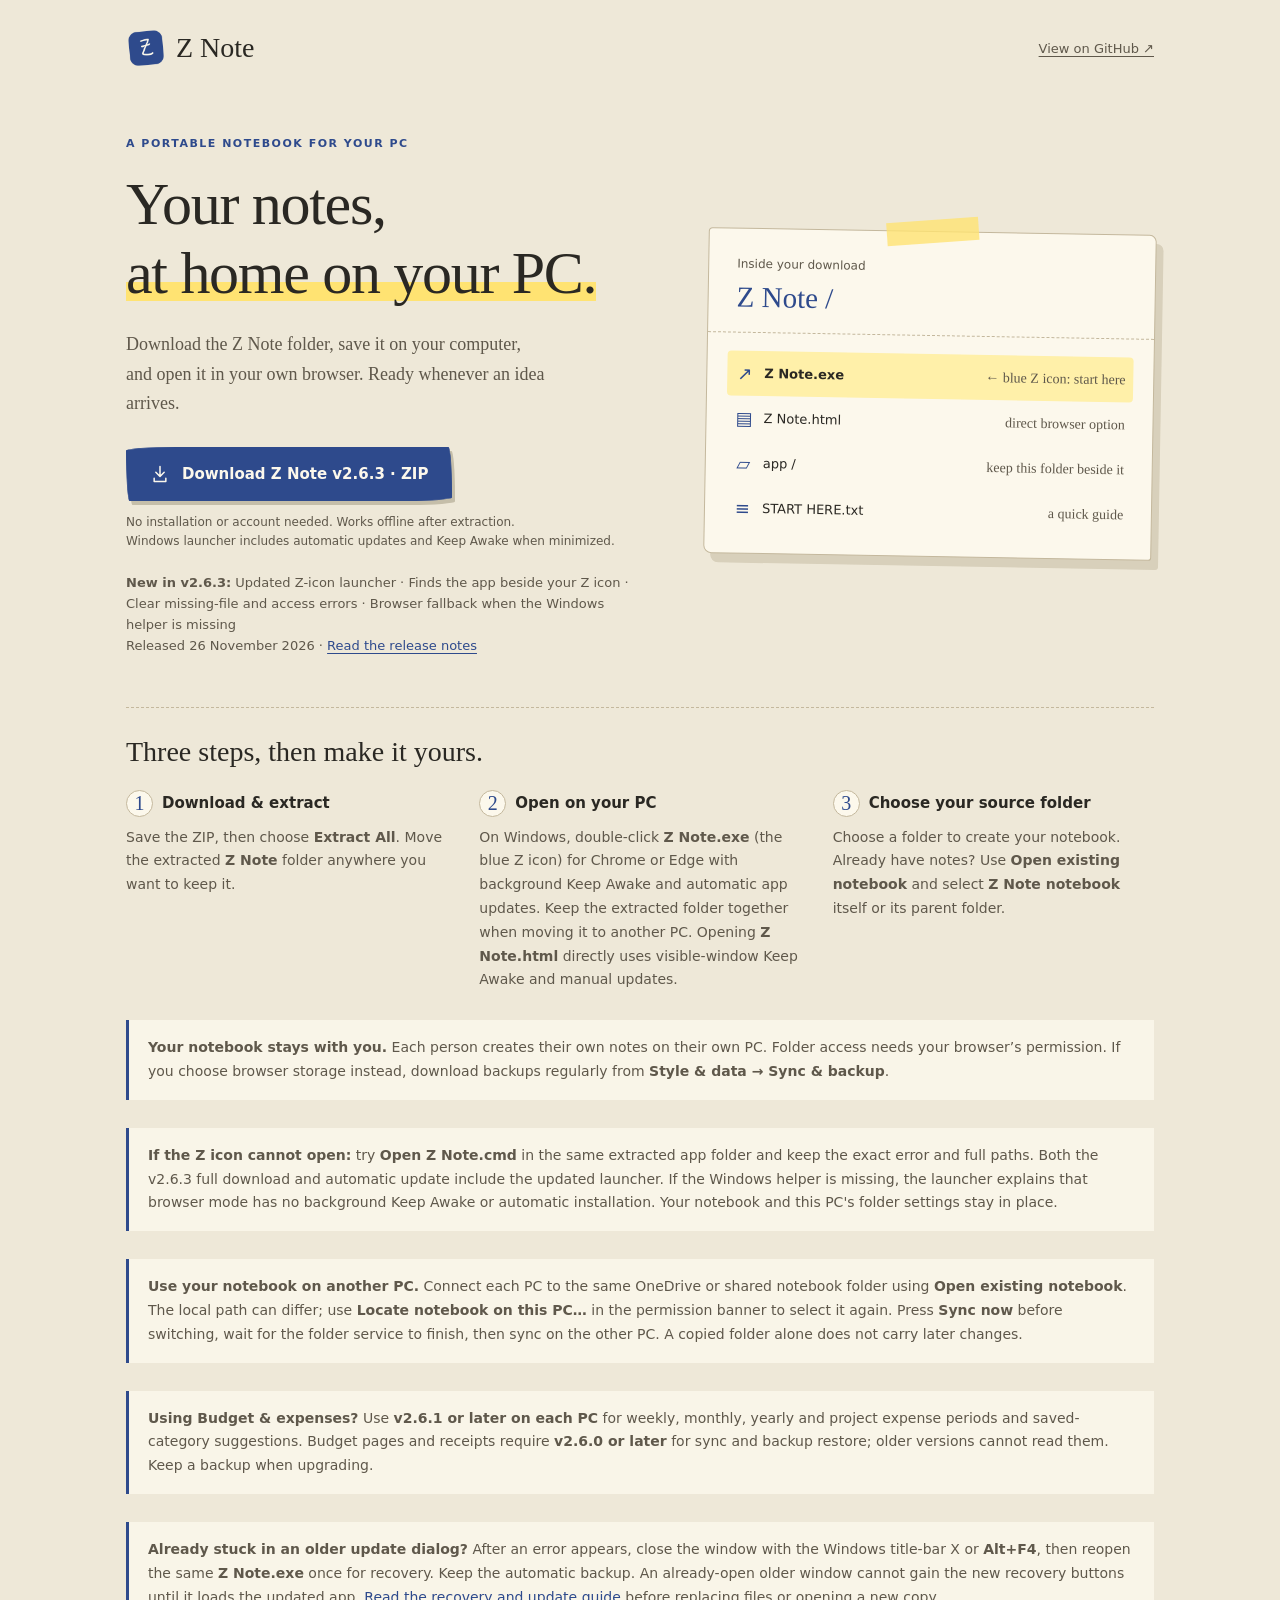
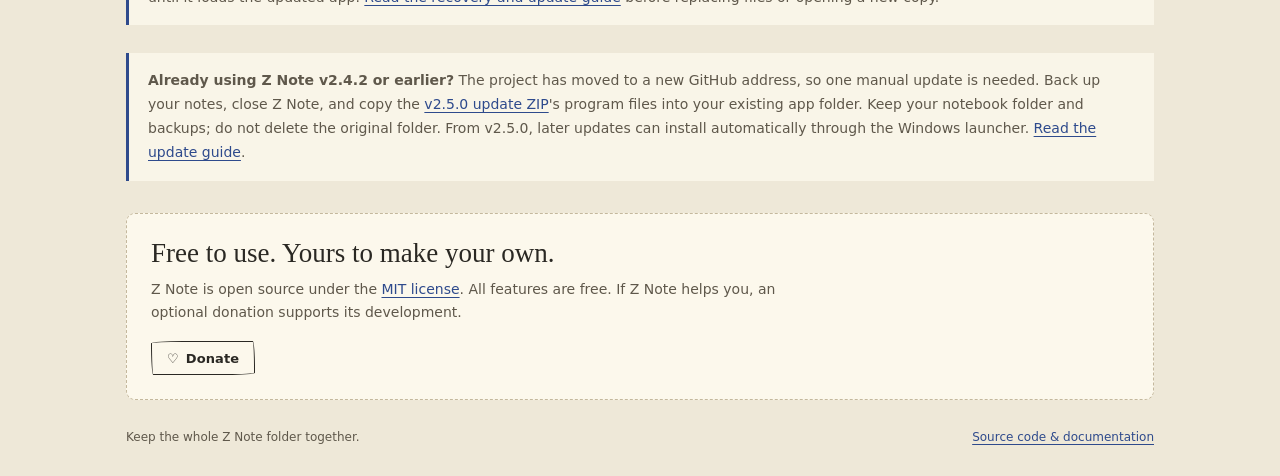
<file: index.html>
<!doctype html>
<html lang="en">
<head>
  <meta charset="utf-8">
  <meta name="viewport" content="width=device-width, initial-scale=1">
  <meta name="description" content="Download Z Note, extract the folder on your PC, and open your personal notebook in your own browser. No installation required.">
  <title>Download Z Note for your PC</title>
  <link rel="icon" href="app/img/icon.png">
  <link rel="stylesheet" href="app/css/theme.css">
  <style>
    html { height: auto; }
    body { height: auto; min-height: 100vh; overflow: auto; background: #eee8d8; }
    .wrap { max-width: 1100px; margin: auto; padding: 28px 36px 32px; }
    .site-header { display: flex; align-items: center; justify-content: space-between; gap: 20px; }
    .brand { display: flex; align-items: center; gap: 10px; font: 28px var(--font-hand); color: var(--ink); }
    .brand img { width: 40px; height: 40px; }
    .source-link { font: 500 13px var(--font-sans); color: var(--ink-2); }
    .hero { display: grid; grid-template-columns: 1.15fr 1fr; align-items: center; gap: 64px; margin: 64px 0 50px; }
    .eyebrow { display: inline-block; font: 600 11px var(--font-sans); letter-spacing: 1.5px; text-transform: uppercase; color: var(--accent); margin-bottom: 20px; }
    h1 { font: 400 clamp(40px, 5vw, 60px)/1.15 var(--font-hand); letter-spacing: -1.3px; margin: 0 0 22px; }
    h1 span { background: linear-gradient(transparent 64%, var(--hl) 64%, var(--hl) 92%, transparent 92%); }
    .lead { max-width: 420px; font: 18px/1.65 var(--font-serif); color: var(--ink-2); margin: 0 0 28px; }
    .download { display: inline-flex; gap: 12px; align-items: center; padding: 16px 23px; font: 600 15px var(--font-sans); color: var(--paper); background: var(--accent); border: 1.5px solid var(--accent); border-radius: var(--sketch-r); text-decoration: none; box-shadow: 3px 4px 0 #c5bea9; }
    .download:hover { transform: translateY(-2px); box-shadow: 3px 6px 0 #c5bea9; }
    a:focus-visible { outline: 3px solid var(--accent); outline-offset: 5px; }
    .download svg { flex: none; }
    .download-note { margin-top: 12px; font: 12px/1.6 var(--font-sans); color: var(--ink-2); }
    .folder-card { position: relative; background: var(--paper); border: 1.5px solid var(--rule-2); border-radius: 4px 7px 3px 8px; box-shadow: 7px 9px 0 #d8d0bb; transform: rotate(1deg); }
    .folder-card::before { content: ''; width: 92px; height: 23px; background: #ffe372c9; position: absolute; top: -12px; left: calc(50% - 46px); transform: rotate(-5deg); }
    .folder-head { padding: 28px 28px 18px; border-bottom: 1px dashed var(--rule-2); }
    .folder-head small { display: block; font: 12px var(--font-sans); color: var(--ink-2); margin-bottom: 10px; }
    .folder-head h2 { font: 29px var(--font-hand); color: var(--accent); }
    .files { list-style: none; padding: 18px 20px 22px; margin: 0; font: 13px var(--font-sans); }
    .files li { display: flex; flex-wrap: wrap; align-items: center; gap: 10px; padding: 12px 8px; }
    .files li:first-child { background: #fff0a9; border-radius: 4px; }
    .file-mark { color: var(--accent); font-size: 18px; width: 19px; text-align: center; }
    .file-hint { margin-left: auto; font: 14px var(--font-hand); color: var(--ink-2); }
    .features { color: var(--ink-2); font: 13px/1.6 var(--font-sans); margin: 22px 0 0; }
    .steps { border-top: 1.5px dashed var(--rule-2); padding-top: 28px; }
    .steps h2 { font: 28px var(--font-hand); margin: 0 0 22px; }
    .steps ol { display: grid; grid-template-columns: repeat(3, 1fr); gap: 32px; list-style: none; margin: 0; padding: 0; counter-reset: step; }
    .steps li { counter-increment: step; }
    .step-title { display: flex; align-items: center; gap: 9px; margin-bottom: 9px; font: 600 15px var(--font-sans); }
    .step-title::before { content: counter(step); width: 27px; height: 27px; display: grid; place-items: center; background: var(--paper); border: 1px solid var(--rule-2); border-radius: 50%; color: var(--accent); font: 20px var(--font-hand); }
    .steps p { color: var(--ink-2); font: 14px/1.7 var(--font-sans); }
    .storage-note { margin-top: 28px; padding: 16px 19px; background: #f9f5e8; border-left: 3px solid var(--accent); color: var(--ink-2); font: 13px/1.7 var(--font-sans); }
    footer { display: flex; justify-content: space-between; gap: 18px; flex-wrap: wrap; margin-top: 30px; color: var(--ink-2); font: 12px var(--font-sans); }
    .support { margin-top: 32px; padding: 24px; background: var(--paper); border: 1px dashed var(--rule-2); border-radius: 9px; }
    .support h2 { font: 27px var(--font-hand); margin-bottom: 9px; }
    .support p { color: var(--ink-2); font: 14px/1.7 var(--font-sans); margin-bottom: 16px; max-width: 650px; }
    @media (max-width: 760px) {
      .wrap { padding: 22px 24px; }
      .hero { grid-template-columns: 1fr; gap: 38px; margin: 40px 0; }
      .lead { max-width: none; }
      .folder-card { transform: none; max-width: 480px; }
      .steps ol { grid-template-columns: 1fr; gap: 24px; }
      .download { padding: 15px 18px; }
      .file-hint { font-size: 13px; }
    }
  </style>
</head>
<body>
  <div class="wrap">
    <header class="site-header">
      <div class="brand"><img src="app/img/icon.png" alt="" width="40" height="40">Z Note</div>
      <a class="source-link" href="https://github.com/Zwe-e-e/z-note">View on GitHub ↗</a>
    </header>
    <main>
      <section class="hero" aria-labelledby="download-title">
        <div>
          <p class="eyebrow">A portable notebook for your PC</p>
          <h1 id="download-title">Your notes,<br><span>at home on your PC.</span></h1>
          <p class="lead">Download the Z Note folder, save it on your computer, and open it in your own browser. Ready whenever an idea arrives.</p>
          <a class="download" href="downloads/Z-Note-v2.6.3-With-Icon.zip" download="Z-Note-v2.6.3-With-Icon.zip">
            <svg width="20" height="20" viewBox="0 0 24 24" fill="none" stroke="currentColor" stroke-width="1.8" stroke-linecap="round" stroke-linejoin="round" aria-hidden="true"><path d="M12 3v12m-5-5 5 5 5-5M5 17v4h14v-4"/></svg>
            Download Z Note v2.6.3 · ZIP
          </a>
          <p class="download-note">No installation or account needed. Works offline after extraction.<br>Windows launcher includes automatic updates and Keep Awake when minimized.</p>
          <p class="features"><strong>New in v2.6.3:</strong> Updated Z-icon launcher · Finds the app beside your Z icon · Clear missing-file and access errors · Browser fallback when the Windows helper is missing<br>Released 26 November 2026 · <a href="https://github.com/Zwe-e-e/z-note/releases/tag/v2.6.3">Read the release notes</a></p>
        </div>
        <aside class="folder-card" aria-label="Contents of the portable Z Note folder">
          <div class="folder-head"><small>Inside your download</small><h2>Z Note /</h2></div>
          <ul class="files">
            <li><span class="file-mark" aria-hidden="true">↗</span><strong>Z Note.exe</strong><span class="file-hint">← blue Z icon: start here</span></li>
            <li><span class="file-mark" aria-hidden="true">▤</span><span>Z Note.html</span><span class="file-hint">direct browser option</span></li>
            <li><span class="file-mark" aria-hidden="true">▱</span><span>app /</span><span class="file-hint">keep this folder beside it</span></li>
            <li><span class="file-mark" aria-hidden="true">≡</span><span>START HERE.txt</span><span class="file-hint">a quick guide</span></li>
          </ul>
        </aside>
      </section>
      <section class="steps" aria-labelledby="steps-title">
        <h2 id="steps-title">Three steps, then make it yours.</h2>
        <ol>
          <li><h3 class="step-title">Download &amp; extract</h3><p>Save the ZIP, then choose <strong>Extract All</strong>. Move the extracted <strong>Z Note</strong> folder anywhere you want to keep it.</p></li>
          <li><h3 class="step-title">Open on your PC</h3><p>On Windows, double-click <strong>Z Note.exe</strong> (the blue Z icon) for Chrome or Edge with background Keep Awake and automatic app updates. Keep the extracted folder together when moving it to another PC. Opening <strong>Z Note.html</strong> directly uses visible-window Keep Awake and manual updates.</p></li>
          <li><h3 class="step-title">Choose your source folder</h3><p>Choose a folder to create your notebook. Already have notes? Use <strong>Open existing notebook</strong> and select <strong>Z Note notebook</strong> itself or its parent folder.</p></li>
        </ol>
        <p class="storage-note"><strong>Your notebook stays with you.</strong> Each person creates their own notes on their own PC. Folder access needs your browser’s permission. If you choose browser storage instead, download backups regularly from <strong>Style &amp; data → Sync &amp; backup</strong>.</p>
        <p class="storage-note"><strong>If the Z icon cannot open:</strong> try <strong>Open Z Note.cmd</strong> in the same extracted app folder and keep the exact error and full paths. Both the v2.6.3 full download and automatic update include the updated launcher. If the Windows helper is missing, the launcher explains that browser mode has no background Keep Awake or automatic installation. Your notebook and this PC's folder settings stay in place.</p>
        <p class="storage-note"><strong>Use your notebook on another PC.</strong> Connect each PC to the same OneDrive or shared notebook folder using <strong>Open existing notebook</strong>. The local path can differ; use <strong>Locate notebook on this PC…</strong> in the permission banner to select it again. Press <strong>Sync now</strong> before switching, wait for the folder service to finish, then sync on the other PC. A copied folder alone does not carry later changes.</p>
        <p class="storage-note"><strong>Using Budget &amp; expenses?</strong> Use <strong>v2.6.1 or later on each PC</strong> for weekly, monthly, yearly and project expense periods and saved-category suggestions. Budget pages and receipts require <strong>v2.6.0 or later</strong> for sync and backup restore; older versions cannot read them. Keep a backup when upgrading.</p>
        <p class="storage-note"><strong>Already stuck in an older update dialog?</strong> After an error appears, close the window with the Windows title-bar X or <strong>Alt+F4</strong>, then reopen the same <strong>Z Note.exe</strong> once for recovery. Keep the automatic backup. An already-open older window cannot gain the new recovery buttons until it loads the updated app. <a href="https://github.com/Zwe-e-e/z-note#updating">Read the recovery and update guide</a> before replacing files or opening a new copy.</p>
        <p class="storage-note"><strong>Already using Z Note v2.4.2 or earlier?</strong> The project has moved to a new GitHub address, so one manual update is needed. Back up your notes, close Z Note, and copy the <a href="https://github.com/Zwe-e-e/z-note/releases/download/v2.5.0/Z-Note-v2.5.0-Portable.zip">v2.5.0 update ZIP</a>'s program files into your existing app folder. Keep your notebook folder and backups; do not delete the original folder. From v2.5.0, later updates can install automatically through the Windows launcher. <a href="https://github.com/Zwe-e-e/z-note#updating">Read the update guide</a>.</p>
      </section>
      <section class="support" aria-labelledby="support-title">
        <h2 id="support-title">Free to use. Yours to make your own.</h2>
        <p>Z Note is open source under the <a href="https://github.com/Zwe-e-e/z-note/blob/main/LICENSE">MIT license</a>. All features are free. If Z Note helps you, an optional donation supports its development.</p>
        <button class="btn" type="button" id="donate-button"><span aria-hidden="true">♡</span> Donate</button>
        <noscript><p>Enable JavaScript to choose PayPal or PayLah donations.</p></noscript>
      </section>
    </main>
    <footer><span>Keep the whole Z Note folder together.</span><a href="https://github.com/Zwe-e-e/z-note">Source code &amp; documentation</a></footer>
  </div>
  <script src="app/js/util.js"></script>
  <script>document.getElementById('donate-button').addEventListener('click', function () { ZN.support.open(); });</script>
</body>
</html>
</file>
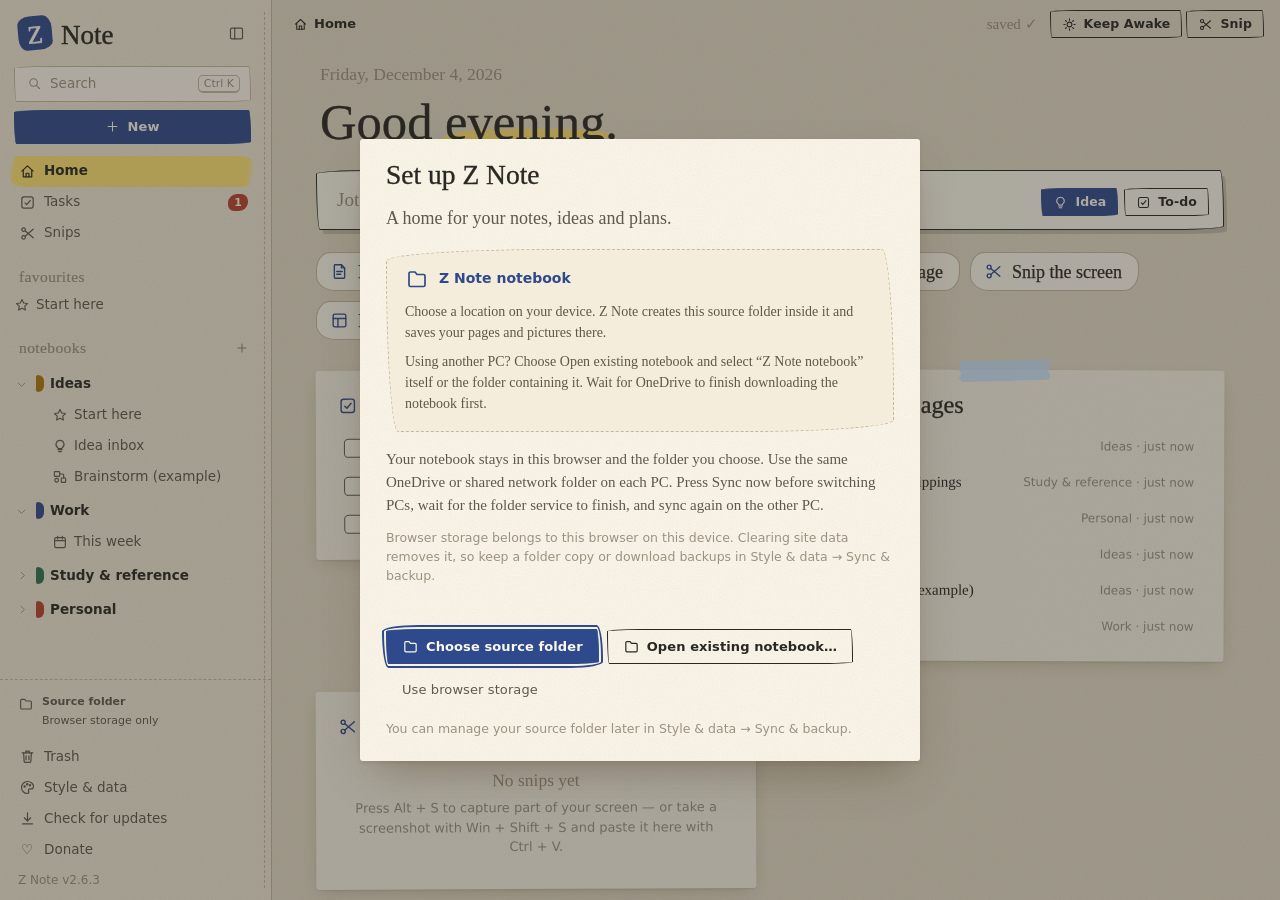
<file: Z Note.html>
<!doctype html>
<html lang="en" data-paper="cream" data-pattern="dots" data-ink="blue" data-head="hand" data-body="serif" data-size="m" data-width="normal">
<head>
<meta charset="utf-8">
<title>Z Note</title>
<meta name="viewport" content="width=device-width, initial-scale=1">
<link rel="icon" href="app/img/icon.png">
<script>
  // Apply the saved style before first paint so the page never flashes the wrong paper.
  try {
    var zs = JSON.parse(localStorage.getItem('zn.style') || '{}');
    for (var zk in zs) document.documentElement.setAttribute('data-' + zk, zs[zk]);
  } catch (e) {}
</script>
<link rel="stylesheet" href="app/css/theme.css">
<link rel="stylesheet" href="app/css/shell.css">
<link rel="stylesheet" href="app/css/note.css">
<link rel="stylesheet" href="app/css/todo.css">
<link rel="stylesheet" href="app/css/board.css">
<link rel="stylesheet" href="app/css/snip.css">
</head>
<body>
<svg width="0" height="0" style="position:absolute" aria-hidden="true" focusable="false">
  <defs>
    <filter id="zn-rough" x="-4%" y="-4%" width="108%" height="108%">
      <feTurbulence type="fractalNoise" baseFrequency="0.03" numOctaves="2" seed="4" result="n"/>
      <feDisplacementMap in="SourceGraphic" in2="n" scale="2.4" xChannelSelector="R" yChannelSelector="G"/>
    </filter>
  </defs>
</svg>

<div id="app">
  <aside id="sidebar" aria-label="Notebooks"></aside>
  <main id="main">
    <header id="topbar"></header>
    <div id="view"></div>
  </main>
</div>
<div id="layer"></div>

<script src="app/js/util.js"></script>
<script src="app/js/version.js"></script>
<script src="app/js/icons.js"></script>
<script src="app/js/db.js"></script>
<script src="app/js/store.js"></script>
<script src="app/js/ui.js"></script>
<script src="app/js/awake-native.js"></script>
<script src="app/js/awake.js"></script>
<script src="app/js/templates.js"></script>
<script src="app/js/shell.js"></script>
<script src="app/js/home.js"></script>
<script src="app/js/note.js"></script>
<script src="app/js/todo.js"></script>
<script src="app/js/board.js"></script>
<script src="app/js/snip.js"></script>
<script src="app/js/search.js"></script>
<script src="app/js/settings.js"></script>
<script src="app/js/updates.js"></script>
<script src="app/js/update-native.js"></script>
<script src="app/js/sync.js"></script>
<script src="app/js/source-folder.js"></script>
<script src="app/js/setup.js"></script>
<script src="app/js/main.js"></script>
</body>
</html>
</file>
<file: app/css/theme.css>
/* ==========================================================
   Z Note · paper & ink
   Design tokens, paper themes, and the small shared pieces
   (buttons, inputs, chips) every screen is built from.
   ========================================================== */

:root {
  /* type */
  --font-hand: "Ink Free", "Segoe Print", "Bradley Hand ITC", cursive;
  --font-marker: "Segoe Print", "Ink Free", cursive;
  --font-serif: "Sitka Text", Cambria, Georgia, "Myanmar Text", serif;
  --font-sans: "Segoe UI Variable Text", "Segoe UI", system-ui, "Myanmar Text", sans-serif;
  --font-mono: "Cascadia Code", "Cascadia Mono", Consolas, monospace;
  --font-head: var(--font-hand);
  --font-body: var(--font-serif);
  --head-stroke: .35px;
  --head-scale: 1.1;
  --fs: 16.5px;
  --lh: 28px;
  --sheet-w: 860px;

  /* paper: cream (default) */
  --desk: #E7DFCC;
  --paper: #FCF8EC;
  --paper-2: #F4EDDB;
  --paper-3: #EBE2CC;
  --ink: #2A2823;
  --ink-2: #5F584B;
  --ink-3: #9B9280;
  --rule: #DDD3BC;
  --rule-2: #C4B89D;
  --dot: #CFC4A9;
  --margin-line: rgba(184, 67, 45, .32);

  /* ink colours */
  --accent-l: #2E4A8C;
  --accent-d: #9DB7FF;
  --accent: var(--accent-l);
  --accent-soft: color-mix(in srgb, var(--accent) 12%, transparent);
  --on-accent: var(--paper);
  --blue: #2E4A8C;
  --red: #B8432D;
  --green: #2F7350;
  --amber: #B5760F;
  --violet: #62479A;
  --teal: #25747B;

  /* highlighter */
  --hl: #FFE372;
  --hl-pink: #FFC7D3;
  --hl-green: #CBEDB4;
  --hl-blue: #C2E2FF;

  /* sticky notes (their ink stays dark on every paper) */
  --st-yellow: #FFE98F;
  --st-pink: #FFCBD6;
  --st-blue: #C3E0F7;
  --st-green: #CDEABB;
  --st-orange: #FFD5A6;
  --st-purple: #DFCFF5;
  --st-paper: #FFFDF6;
  --st-grey: #E5E0D4;
  --st-ink: #2A2823;

  --shadow-1: 0 1px 2px rgba(70, 52, 20, .12);
  --shadow-2: 0 1px 2px rgba(70, 52, 20, .10), 0 6px 18px -6px rgba(70, 52, 20, .24);
  --shadow-3: 0 2px 4px rgba(70, 52, 20, .12), 0 20px 44px -14px rgba(70, 52, 20, .40);
  --sketch-r: 255px 18px 225px 18px / 18px 225px 18px 255px;
  --sketch-r2: 18px 225px 18px 255px / 255px 18px 225px 18px;

  --grain: url("data:image/svg+xml,%3Csvg xmlns='http://www.w3.org/2000/svg' width='180' height='180'%3E%3Cfilter id='n'%3E%3CfeTurbulence type='fractalNoise' baseFrequency='.85' numOctaves='2' stitchTiles='stitch'/%3E%3CfeColorMatrix values='0 0 0 0 .32 0 0 0 0 .25 0 0 0 0 .12 0 0 0 .11 0'/%3E%3C/filter%3E%3Crect width='100%25' height='100%25' filter='url(%23n)'/%3E%3C/svg%3E");

  --pattern: none;
  --pattern-size: auto;
  --pattern-pos: 0 0;
  color-scheme: light;
}

/* ---------- paper themes ---------- */
html[data-paper="white"] {
  --desk: #ECEBE7; --paper: #FFFFFF; --paper-2: #F6F5F1; --paper-3: #ECEAE4;
  --ink: #24231F; --ink-2: #5B5850; --ink-3: #9A968C;
  --rule: #E3E0D8; --rule-2: #C9C5BA; --dot: #D3D0C7;
}
html[data-paper="kraft"] {
  --desk: #C6AB7F; --paper: #EAD7B2; --paper-2: #DFC99F; --paper-3: #D3BC8E;
  --ink: #2B2115; --ink-2: #594932; --ink-3: #8A785A;
  --rule: #CFB789; --rule-2: #B19868; --dot: #BEA574;
  --hl: #FFD94F;
}
html[data-paper="night"] {
  --desk: #141311; --paper: #211F1C; --paper-2: #1A1917; --paper-3: #2E2B26;
  --ink: #ECE5D4; --ink-2: #B9B09D; --ink-3: #7F7868;
  --rule: #38352E; --rule-2: #4C483F; --dot: #403C35;
  --margin-line: rgba(255, 148, 130, .28);
  --accent: var(--accent-d);
  --blue: #9DB7FF; --red: #FF9482; --green: #8FD3A8; --amber: #F0B95A; --violet: #C3A8FF; --teal: #7FD1D8;
  --hl: rgba(240, 190, 80, .34); --hl-pink: rgba(255, 140, 170, .30); --hl-green: rgba(140, 220, 130, .26); --hl-blue: rgba(120, 180, 255, .30);
  --st-yellow: #E8D06C; --st-pink: #E9A9B8; --st-blue: #A4C6E2; --st-green: #AFD19A; --st-orange: #E9B982; --st-purple: #C4B0E0; --st-paper: #E9E4D6; --st-grey: #BDB8AC;
  --shadow-1: 0 1px 2px rgba(0, 0, 0, .5);
  --shadow-2: 0 1px 2px rgba(0, 0, 0, .5), 0 8px 22px -6px rgba(0, 0, 0, .6);
  --shadow-3: 0 2px 4px rgba(0, 0, 0, .5), 0 22px 48px -14px rgba(0, 0, 0, .8);
  --grain: url("data:image/svg+xml,%3Csvg xmlns='http://www.w3.org/2000/svg' width='180' height='180'%3E%3Cfilter id='n'%3E%3CfeTurbulence type='fractalNoise' baseFrequency='.85' numOctaves='2' stitchTiles='stitch'/%3E%3CfeColorMatrix values='0 0 0 0 .95 0 0 0 0 .9 0 0 0 0 .78 0 0 0 .055 0'/%3E%3C/filter%3E%3Crect width='100%25' height='100%25' filter='url(%23n)'/%3E%3C/svg%3E");
  color-scheme: dark;
}

/* ---------- ink (accent) ---------- */
html[data-ink="blue"]   { --accent-l: #2E4A8C; --accent-d: #9DB7FF; }
html[data-ink="black"]  { --accent-l: #2A2823; --accent-d: #ECE5D4; }
html[data-ink="red"]    { --accent-l: #AE3B26; --accent-d: #FF9482; }
html[data-ink="green"]  { --accent-l: #2B6B49; --accent-d: #8FD3A8; }
html[data-ink="violet"] { --accent-l: #5B418F; --accent-d: #C3A8FF; }
html[data-ink="teal"]   { --accent-l: #1F6A71; --accent-d: #7FD1D8; }

/* ---------- lettering ---------- */
html[data-head="hand"]   { --font-head: var(--font-hand); --head-stroke: .35px; --head-scale: 1.1; }
html[data-head="marker"] { --font-head: var(--font-marker); --head-stroke: 0px; --head-scale: .96; }
html[data-head="serif"]  { --font-head: "Sitka Heading", "Sitka Text", Cambria, Georgia, serif; --head-stroke: 0px; --head-scale: 1; --head-weight: 700; }
html[data-head="sans"]   { --font-head: "Segoe UI Variable Display", "Segoe UI", sans-serif; --head-stroke: 0px; --head-scale: .96; --head-weight: 650; }
html[data-body="serif"]  { --font-body: var(--font-serif); }
html[data-body="sans"]   { --font-body: var(--font-sans); }
html[data-body="mono"]   { --font-body: var(--font-mono); }
html[data-body="hand"]   { --font-body: var(--font-hand); }
html[data-size="s"] { --fs: 15px; --lh: 26px; }
html[data-size="m"] { --fs: 16.5px; --lh: 28px; }
html[data-size="l"] { --fs: 18.5px; --lh: 32px; }
html[data-body="hand"][data-size="s"] { --fs: 17px; }
html[data-body="hand"][data-size="m"] { --fs: 19px; }
html[data-body="hand"][data-size="l"] { --fs: 21.5px; }
html[data-width="narrow"] { --sheet-w: 720px; }
html[data-width="normal"] { --sheet-w: 860px; }
html[data-width="wide"]   { --sheet-w: 1120px; }

/* ---------- page patterns (pages only; --pat-y lines the pattern up with the first line of writing) ---------- */
html[data-pattern="dots"] .sheet.page {
  --pattern: radial-gradient(circle at 1.5px 1.5px, var(--dot) 1.1px, transparent 1.6px);
  --pattern-size: var(--lh) var(--lh);
  --pattern-pos: 4px calc(var(--pat-y, 0px) - 6px);
}
html[data-pattern="lines"] .sheet.page {
  --pattern: linear-gradient(to bottom, transparent calc(100% - 1px), var(--rule) calc(100% - 1px)),
             linear-gradient(to right, transparent 61px, var(--margin-line) 61px, var(--margin-line) 62.5px, transparent 62.5px);
  --pattern-size: 100% var(--lh), 100% 100%;
  --pattern-pos: 0 calc(var(--pat-y, 0px) - 4px), 0 0;
}
html[data-pattern="grid"] .sheet.page {
  --pattern: linear-gradient(to right, var(--rule) 1px, transparent 1px),
             linear-gradient(to bottom, var(--rule) 1px, transparent 1px);
  --pattern-size: var(--lh) var(--lh);
  --pattern-pos: 6px calc(var(--pat-y, 0px) - 4px);
}

/* ---------- base ---------- */
*, *::before, *::after { box-sizing: border-box; }
html, body { height: 100%; }
body {
  margin: 0;
  font: 400 14px/1.45 var(--font-sans);
  color: var(--ink);
  background-color: var(--desk);
  background-image: var(--grain);
  -webkit-font-smoothing: antialiased;
  overflow: hidden;
}
button, input, select, textarea { font: inherit; color: inherit; }
button { cursor: pointer; }
a { color: var(--accent); text-underline-offset: 3px; }
h1, h2, h3, p { margin: 0; }
::selection { background: color-mix(in srgb, var(--accent) 26%, transparent); }
:focus-visible { outline: 2px solid var(--accent); outline-offset: 2px; border-radius: 4px; }
[contenteditable]:focus, [contenteditable]:focus-visible { outline: none; }
::-webkit-scrollbar { width: 12px; height: 12px; }
::-webkit-scrollbar-thumb { background: var(--rule-2); border: 3.5px solid transparent; background-clip: content-box; border-radius: 10px; }
::-webkit-scrollbar-thumb:hover { background-color: var(--ink-3); }
::-webkit-scrollbar-track, ::-webkit-scrollbar-corner { background: transparent; }
.ic { flex: none; display: block; }
.emoji { font-family: "Segoe UI Emoji", sans-serif; line-height: 1; display: inline-block; }
.hand { font-family: var(--font-hand); }
.muted { color: var(--ink-3); }
[hidden] { display: none !important; }

/* a sheet of paper */
.sheet {
  position: relative;
  z-index: 0;
  background-color: var(--paper);
  background-image: var(--pattern);
  background-size: var(--pattern-size);
  background-position: var(--pattern-pos);
  border-radius: 3px;
  box-shadow: var(--shadow-2);
}
.sheet::before {
  content: ""; position: absolute; inset: 0; z-index: -1; border-radius: inherit;
  background-image: var(--grain); pointer-events: none;
}

/* ---------- buttons ---------- */
.btn {
  display: inline-flex; align-items: center; justify-content: center; gap: 7px;
  font: 600 13px/1 var(--font-sans); letter-spacing: .1px;
  color: var(--ink); background: transparent;
  border: 1.5px solid var(--ink); border-radius: var(--sketch-r);
  padding: 8px 15px; min-height: 34px; white-space: nowrap;
  transition: transform .12s ease, box-shadow .12s ease, background-color .12s ease;
}
.btn:hover { background: var(--paper-3); transform: translate(-1px, -1px); box-shadow: 2px 2px 0 var(--ink); }
.btn:active { transform: none; box-shadow: none; }
.btn.primary { background: var(--accent); border-color: var(--accent); color: var(--on-accent); }
.btn.primary:hover { background: var(--accent); box-shadow: 2px 2px 0 var(--ink); }
.btn.quiet { border-color: transparent; color: var(--ink-2); font-weight: 500; }
.btn.quiet:hover { box-shadow: none; transform: none; color: var(--ink); }
.btn.danger { border-color: var(--red); color: var(--red); }
.btn.danger:hover { box-shadow: 2px 2px 0 var(--red); }
.btn.sm { min-height: 28px; padding: 5px 11px; font-size: 12.5px; }
.btn:disabled { opacity: .45; pointer-events: none; }

.ibtn {
  width: 30px; height: 30px; flex: none;
  display: inline-grid; place-items: center;
  border: 0; background: transparent; color: var(--ink-2);
  border-radius: 9px 7px 9px 6px / 7px 9px 6px 9px;
  transition: background-color .1s ease, color .1s ease;
}
.ibtn:hover { background: var(--paper-3); color: var(--ink); }
.ibtn.on { background: var(--hl); color: var(--st-ink); }
html[data-paper="night"] .ibtn.on { color: var(--ink); }
.ibtn.sm { width: 24px; height: 24px; border-radius: 7px; }
.ibtn:disabled { opacity: .35; pointer-events: none; }

/* ---------- inputs ---------- */
.input, .select {
  width: 100%; padding: 8px 11px; min-height: 34px;
  background: var(--paper); color: var(--ink);
  border: 1.5px solid var(--rule-2); border-radius: 9px 7px 9px 6px / 7px 9px 6px 9px;
  transition: border-color .12s ease;
}
.input:focus, .select:focus { outline: none; border-color: var(--accent); }
.input::placeholder { color: var(--ink-3); }

kbd {
  font: 500 11px/1 var(--font-sans); color: var(--ink-3);
  border: 1px solid var(--rule-2); border-bottom-width: 2px; border-radius: 5px;
  padding: 2px 5px; background: var(--paper); white-space: nowrap;
}

/* hand-drawn checkbox */
.chk {
  width: 19px; height: 19px; flex: none; padding: 0; position: relative;
  border: 1.6px solid var(--ink-2); background: var(--paper);
  border-radius: 5px 4px 6px 3px / 4px 6px 3px 5px;
  transition: border-color .12s ease, background-color .12s ease;
}
.chk:hover { border-color: var(--accent); background: var(--accent-soft); }
.chk svg { position: absolute; left: -2px; top: -7px; width: 27px; height: 27px; overflow: visible; pointer-events: none; }
.chk svg path {
  fill: none; stroke: var(--accent); stroke-width: 2.6; stroke-linecap: round; stroke-linejoin: round;
  stroke-dasharray: 34; stroke-dashoffset: 34; transition: stroke-dashoffset .22s ease-out;
}
.chk.on { border-color: var(--ink-3); }
.chk.on svg path { stroke-dashoffset: 0; }

/* little paper labels */
.chip {
  display: inline-flex; align-items: center; gap: 5px;
  font: 500 12px/1 var(--font-sans); color: var(--ink-2);
  padding: 4px 9px; border: 1px solid var(--rule-2); background: var(--paper);
  border-radius: 10px 8px 11px 7px / 8px 11px 7px 10px; white-space: nowrap;
}
button.chip:hover { border-color: var(--ink-2); color: var(--ink); }
.chip.overdue { color: var(--red); border-color: color-mix(in srgb, var(--red) 55%, transparent); }
.chip.today { color: var(--accent); border-color: color-mix(in srgb, var(--accent) 55%, transparent); }
.chip.ghost { border-style: dashed; color: var(--ink-3); background: transparent; }

.section-label {
  font: 400 15.5px/1 var(--font-hand); color: var(--ink-3); letter-spacing: .4px;
  -webkit-text-stroke: .2px currentColor;
}

/* highlighter stroke used for "you are here" marks */
.marked {
  background: linear-gradient(100deg, transparent 0.5%, var(--hl) 2.6%, var(--hl) 96.5%, transparent 99.5%);
  border-radius: 7px 14px 9px 16px / 12px 8px 14px 7px;
}

.empty {
  text-align: center; color: var(--ink-3); padding: 34px 16px;
  font: 400 19px/1.4 var(--font-hand);
}
.empty small { display: block; font: 400 13px/1.5 var(--font-sans); margin-top: 6px; }

/* Shared optional donation dialog, used by the app and download page. */
.donate-dialog {
  position: fixed; inset: 0; margin: auto; width: min(460px, calc(100vw - 32px));
  max-height: calc(100dvh - 32px); overflow: auto; padding: 26px;
  border: 1.5px solid var(--rule-2); border-radius: 12px 9px 14px 10px;
  background: var(--paper); color: var(--ink); box-shadow: 0 18px 65px #0003;
  font: 14px/1.65 var(--font-sans);
}
.donate-dialog::backdrop { background: #202b3a66; }
.donate-dialog.paylah { width: min(660px, calc(100vw - 32px)); }
.donate-head { display: flex; align-items: center; justify-content: space-between; gap: 16px; margin-bottom: 14px; }
.donate-head h2 { font: 30px/1.2 var(--font-hand); }
.donate-amounts { border: 0; padding: 0; margin: 24px 0 16px; display: flex; gap: 12px; }
.donate-amounts legend { font-size: 13px; color: var(--ink-2); margin-bottom: 10px; }
.donate-option {
  flex: 1; display: flex; flex-wrap: wrap; align-items: center; justify-content: center; gap: 7px;
  padding: 13px 8px; border: 1px solid var(--rule-2); border-radius: 8px; cursor: pointer;
}
.donate-option:has(input:checked) { background: var(--accent-soft); border-color: var(--accent); }
.donate-option input { accent-color: var(--accent); width: 16px; height: 16px; }
.donate-option span { font-size: 23px; font-weight: 600; }
.donate-option small { flex-basis: 100%; text-align: center; color: var(--ink-2); font-size: 11px; }
.donate-dialog .donate-paypal { width: 100%; margin: 6px 0; justify-content: center; text-decoration: none; }
.donate-note { color: var(--ink-2); font-size: 12px; margin: 12px 0 0; }
.donate-methods { border: 0; padding: 0; margin: 20px 0 0; display: flex; flex-wrap: wrap; gap: 10px; }
.donate-methods legend { font-size: 13px; color: var(--ink-2); margin-bottom: 10px; }
.donate-method { flex: 1; min-width: 170px; display: flex; align-items: center; gap: 10px; padding: 12px; border: 1.5px solid var(--rule-2); border-radius: 7px; cursor: pointer; }
.donate-method:has(input:checked) { background: var(--accent-soft); border-color: var(--accent); }
.donate-method input { accent-color: var(--accent); }
.donate-method small { display: block; color: var(--ink-2); font-size: 12px; margin-top: 3px; }
.donate-panel[hidden] { display: none; }
.donate-paylah-qr { display: block; width: 100%; height: auto; margin: 16px auto; background: white; }
.donate-qr-save { display: flex; justify-content: center; text-decoration: none; }

@media (prefers-reduced-motion: reduce) {
  *, *::before, *::after { transition-duration: 0s !important; animation-duration: 0s !important; }
}
</file>
<file: app/css/shell.css>
/* Z Note · app frame: sidebar, top bar, floating layers, home, lists */

#app {
  display: grid; grid-template-columns: 272px minmax(0, 1fr);
  height: 100vh; transition: grid-template-columns .18s ease;
}
#app.side-off { grid-template-columns: 0 minmax(0, 1fr); }
#main { display: flex; flex-direction: column; min-width: 0; min-height: 0; position: relative; }
#view { flex: 1; min-height: 0; overflow: auto; position: relative; scrollbar-gutter: stable; }
#view.fill { overflow: hidden; scrollbar-gutter: auto; }

/* ---------- sidebar ---------- */
#sidebar {
  position: relative; display: flex; flex-direction: column; min-width: 0; overflow: hidden;
  background-color: var(--paper-2); background-image: var(--grain);
  border-right: 1px solid var(--rule-2);
}
#sidebar::after { /* stitched binding */
  content: ""; position: absolute; top: 12px; bottom: 12px; right: 6px;
  border-right: 1.5px dashed var(--rule-2); pointer-events: none;
}
#app.side-off #sidebar { visibility: hidden; border: 0; }

.brand { display: flex; align-items: center; gap: 9px; padding: 16px 20px 6px 18px; }
.brand-mark {
  width: 34px; height: 34px; flex: none; display: grid; place-items: center;
  font: 400 25px/1 var(--font-hand); color: var(--on-accent); background: var(--accent);
  border-radius: 12px 9px 13px 8px / 9px 13px 8px 12px; transform: rotate(-5deg);
  -webkit-text-stroke: .7px currentColor; padding-top: 2px;
}
.brand-name { font: 400 27px/1 var(--font-hand); -webkit-text-stroke: .45px currentColor; margin-top: 4px; }
.brand .ibtn { margin-left: auto; }

.side-search {
  margin: 10px 20px 8px 14px; display: flex; align-items: center; gap: 8px;
  padding: 7px 10px 7px 12px; min-height: 34px;
  border: 1.5px solid var(--rule-2); border-radius: var(--sketch-r);
  background: var(--paper); color: var(--ink-3); text-align: left; font-size: 13.5px;
  transition: border-color .12s ease;
}
.side-search:hover { border-color: var(--ink-2); color: var(--ink-2); }
.side-search span { flex: 1; }
.side-new { padding: 0 20px 8px 14px; }
.side-new .btn { width: 100%; }
.side-nav { padding: 4px 18px 2px 10px; }
.side-scroll { flex: 1; min-height: 0; overflow-y: auto; padding: 2px 6px 16px 10px; margin-right: 10px; }
.side-foot { padding: 6px 18px 10px 10px; margin-top: 2px; border-top: 1.5px dashed var(--rule-2); flex-shrink: 0; max-height: 50vh; overflow-y: auto; }
.app-version { padding: 7px 8px 1px; color: var(--ink-3); font: 400 12px/1.4 var(--font-sans); user-select: text; }
.source-folder { display: flex; align-items: flex-start; gap: 8px; width: 100%; padding: 8px; margin-bottom: 4px; border: 0; border-radius: 7px; background: transparent; color: var(--ink-2); text-align: left; cursor: pointer; }
.source-folder:hover { background: var(--paper-3); }
.source-folder:focus-visible { outline: 2px solid var(--accent); outline-offset: -2px; }
.source-folder > svg { flex: none; margin-top: 2px; }
.source-folder-text { min-width: 0; display: grid; gap: 3px; }
.source-folder-label { font: 600 11px/1.4 var(--font-sans); }
.source-folder-value { font: 400 11px/1.5 var(--font-sans); overflow-wrap: anywhere; }
.source-path { padding: 12px 14px; border: 1px solid var(--rule-2); border-radius: 6px; background: var(--paper-2); font: 13px/1.6 var(--font-sans); white-space: pre-wrap; overflow-wrap: anywhere; user-select: text; }
.source-path-summary { display: grid; gap: 10px; min-width: 0; }
.source-path-shared { font: 600 13px/1.6 var(--font-sans); overflow-wrap: anywhere; user-select: text; }
.source-path-summary .source-path-edit { margin-top: 0; }
.source-path-summary .source-path-edit > .btn { margin-top: 10px; }
.source-path-summary [hidden], .source-path-summary [role="status"]:empty { display: none; }
.source-path-edit { border-top: 1px dashed var(--rule-2); margin-top: 18px; padding-top: 12px; }
.source-path-label { display: grid; gap: 7px; font: 600 13px/1.5 var(--font-sans); }
.source-path-label input { width: 100%; min-width: 0; font-weight: 400; }
.side-section { display: flex; align-items: center; padding: 16px 2px 5px 9px; }
.side-section .section-label { flex: 1; }
.side-section .ibtn { opacity: .7; }
.side-section .ibtn:hover { opacity: 1; }

.row {
  display: flex; align-items: center; gap: 8px; width: 100%; height: 31px;
  padding: 0 5px 0 8px; border: 0; background: transparent; text-align: left;
  color: var(--ink-2); font-size: 13.5px; position: relative; user-select: none; cursor: pointer;
  border-radius: 8px 12px 9px 13px / 12px 8px 13px 9px;
}
.row:hover { background: var(--paper-3); color: var(--ink); }
.row.active {
  color: var(--ink); font-weight: 600;
  background: linear-gradient(100deg, transparent .5%, var(--hl) 2.6%, var(--hl) 96.5%, transparent 99.5%);
}
html:not([data-paper="night"]) .row.active { color: var(--st-ink); }
.row-title { flex: 1; min-width: 0; overflow: hidden; text-overflow: ellipsis; white-space: nowrap; }
.row .badge {
  font: 700 11px/1 var(--font-sans); color: var(--paper); background: var(--red);
  padding: 3px 6px 3px; border-radius: 9px 7px 9px 6px; min-width: 19px; text-align: center;
}
.row-icon { width: 18px; display: grid; place-items: center; flex: none; }

.tree-row { padding-left: calc(3px + var(--depth, 0) * 15px); gap: 5px; }
.tree-row.nb { font-weight: 600; color: var(--ink); margin-top: 3px; }
.nb-tab { width: 8px; height: 17px; flex: none; background: var(--nb, var(--accent)); border-radius: 2px 6px 6px 2px; margin-right: 1px; }
.twisty {
  width: 18px; height: 22px; flex: none; padding: 0; display: grid; place-items: center;
  border: 0; background: transparent; color: var(--ink-3); border-radius: 5px; transition: transform .12s ease;
}
.twisty.open { transform: rotate(90deg); }
.twisty:hover { color: var(--ink); background: var(--rule); }
.twisty.none { visibility: hidden; }
.row-actions { display: none; gap: 0; flex: none; }
.row:hover .row-actions, .row:focus-within .row-actions { display: flex; }
.row-actions .ibtn:hover { background: var(--rule); }
.tree-row.drop-in { box-shadow: inset 0 0 0 2px var(--accent); background: var(--accent-soft); }
.tree-row.drop-before::before, .tree-row.drop-after::after {
  content: ""; position: absolute; left: calc(8px + var(--depth, 0) * 15px); right: 4px; height: 3px;
  background: var(--accent); border-radius: 3px; pointer-events: none;
}
.tree-row.drop-before::before { top: -2px; }
.tree-row.drop-after::after { bottom: -2px; }
.tree-row.dragging { opacity: .4; }
.tree-empty { padding: 3px 8px 6px calc(30px + var(--depth, 0) * 15px); color: var(--ink-3); font-size: 12.5px; font-style: italic; }

/* ---------- top bar ---------- */
#topbar { height: 48px; flex: none; display: flex; align-items: center; gap: 6px; padding: 0 16px 0 14px; }
.crumbs { display: flex; align-items: center; gap: 1px; min-width: 0; flex: 1; color: var(--ink-3); font-size: 13px; }
.crumb {
  display: inline-flex; align-items: center; gap: 6px; min-width: 0; max-width: 240px;
  border: 0; background: transparent; padding: 5px 7px; border-radius: 7px; color: inherit;
  white-space: nowrap;
}
.crumb > span { overflow: hidden; text-overflow: ellipsis; }
button.crumb:hover { background: var(--paper-3); color: var(--ink); }
.crumb.cur { color: var(--ink); font-weight: 600; }
.crumb-sep { font: 400 16px/1 var(--font-hand); opacity: .6; padding: 0 1px; flex: none; }
.top-right { display: flex; align-items: center; gap: 4px; flex: none; }
.awake-toggle.awake-on { color: var(--on-accent); background: var(--accent); border-color: var(--accent); }
.awake-toggle.awake-paused { color: var(--ink-2); border-style: dashed; }
.awake-toggle:focus-visible { outline: 2px solid var(--accent); outline-offset: 3px; }
@media (max-width: 700px) {
  .top-right .save-state.quiet { display: none; }
  .awake-toggle .awake-label { display: none; }
  .awake-toggle.btn { padding: 5px 7px; }
}
.save-state { font: 400 15px/1 var(--font-hand); color: var(--ink-3); margin-right: 8px; white-space: nowrap; transition: opacity .4s ease; }
.save-state.quiet { opacity: 0; }
.save-state.error { color: var(--red); opacity: 1; }
.ibtn.fav-on { color: var(--amber); }
.ibtn.fav-on svg { fill: currentColor; fill-opacity: .35; }
.banner {
  margin: 0 16px 6px; padding: 8px 14px; background: var(--hl); color: var(--st-ink);
  border-radius: 8px 12px 9px 13px; font-size: 13px; display: flex; gap: 10px; align-items: center;
}
html[data-paper="night"] .banner { color: var(--ink); }
.banner button { margin-left: auto; }
.sync-access-banner { flex-wrap: wrap; }
.sync-access-banner > span { flex: 1 1 260px; }
.sync-access-banner > button { margin-left: 0; flex-shrink: 0; }

/* ---------- floating layer ---------- */
#layer { position: fixed; inset: 0; pointer-events: none; z-index: 1000; }
#layer > * { pointer-events: auto; }

.menu, .pop {
  position: fixed; z-index: 20; min-width: 196px; max-width: 340px; max-height: min(72vh, 560px); overflow: auto;
  padding: 6px; background-color: var(--paper); background-image: var(--grain);
  border: 1.5px solid var(--ink); border-radius: 10px 14px 11px 15px / 14px 10px 15px 11px;
  box-shadow: 3px 4px 0 -1px color-mix(in srgb, var(--ink) 20%, transparent), var(--shadow-2);
  animation: pop-in .11s ease-out;
}
@keyframes pop-in { from { opacity: 0; transform: translateY(-3px) scale(.985); } }
@keyframes fade { from { opacity: 0; } }
.menu-item {
  display: flex; align-items: center; gap: 9px; width: 100%; min-height: 31px;
  border: 0; background: transparent; padding: 5px 9px; border-radius: 7px;
  text-align: left; font-size: 13.5px; color: var(--ink);
}
.menu-item:hover, .menu-item:focus-visible, .menu-item.hot { background: var(--paper-3); outline: none; }
.menu-item.danger { color: var(--red); }
.menu-item:disabled { opacity: .4; pointer-events: none; }
.menu-item > .ic { color: var(--ink-2); }
.menu-item.danger > .ic { color: inherit; }
.menu-label { flex: 1; min-width: 0; }
.menu-label small { display: block; color: var(--ink-3); font-size: 11.5px; margin-top: 1px; }
.menu-hint { color: var(--ink-3); font-size: 11.5px; white-space: nowrap; }
.menu-check { color: var(--accent); }
.menu-arrow { color: var(--ink-3); }
.menu-sep { height: 1px; margin: 5px 6px; background: var(--rule); }
.menu-head {
  display: block; font: 400 14.5px/1 var(--font-hand); color: var(--ink-3);
  padding: 8px 9px 5px; -webkit-text-stroke: .2px currentColor;
}
.menu-swatch { width: 16px; height: 16px; flex: none; border-radius: 5px 4px 6px 3px; border: 1px solid rgba(0, 0, 0, .2); }
.menu-blank { width: 16px; flex: none; }
.menu-glyph { width: 16px; flex: none; text-align: center; font-weight: 700; color: var(--ink-2); }
.menu-custom { padding: 0 6px 6px; }
.menu-custom .menu-head { padding-left: 3px; }
.pop { padding: 10px; }
.pop-foot { padding: 6px 2px 0; border-top: 1px solid var(--rule); margin-top: 6px; }
.icon-pop { max-width: none; }
.icon-grid { display: grid; grid-template-columns: repeat(8, 30px); gap: 2px; padding: 0 4px 4px; }

.swatches { display: flex; gap: 6px; flex-wrap: wrap; padding: 2px; }
.swatch {
  width: 22px; height: 22px; flex: none; padding: 0; background: var(--sw);
  border: 1.5px solid color-mix(in srgb, var(--ink) 28%, transparent);
  border-radius: 7px 5px 8px 4px / 5px 8px 4px 7px; transition: transform .1s ease;
}
.swatch:hover { transform: scale(1.14); }
.swatch.on { box-shadow: 0 0 0 2px var(--paper), 0 0 0 3.5px var(--ink); }

.modal-back {
  position: fixed; inset: 0; z-index: 10; display: grid; place-items: center; padding: 24px;
  background: color-mix(in srgb, #2A2823 38%, transparent); animation: fade .12s ease-out;
}
html[data-paper="night"] .modal-back { background: rgba(0, 0, 0, .62); }
.modal {
  width: 460px; max-width: 100%; max-height: calc(100vh - 48px);
  display: flex; flex-direction: column; box-shadow: var(--shadow-3); animation: pop-in .14s ease-out;
}
.modal-head { display: flex; align-items: center; gap: 10px; padding: 20px 16px 2px 26px; }
.modal-title { flex: 1; font: 400 calc(25px * var(--head-scale)) / 1.15 var(--font-head); -webkit-text-stroke: var(--head-stroke) currentColor; }
.modal-body { padding: 12px 26px 8px; overflow: auto; }
.modal-foot { display: flex; justify-content: flex-end; gap: 8px; padding: 14px 26px 22px; }
.modal-text { font: 400 15px/1.55 var(--font-body); color: var(--ink-2); margin-bottom: 12px; }
.setup-dialog .modal-body { padding-bottom: 22px; }
.setup-intro { font-size: 18px; }
.setup-folder { padding: 17px 18px; margin: 16px 0; border: 1.5px dashed var(--rule-2); border-radius: var(--sketch-r); background: var(--paper-2); }
.setup-folder-title { display: flex; gap: 10px; align-items: center; color: var(--accent); margin-bottom: 10px; }
.setup-folder p { font: 400 14px/1.5 var(--font-body); color: var(--ink-2); margin: 8px 0 0; }
.setup-hint, .setup-later { font: 400 12.5px/1.5 var(--font-sans); color: var(--ink-3); }
.setup-status { font: 500 13px/1.5 var(--font-sans); color: var(--ink); min-height: 1.5em; margin: 12px 0; }
.setup-actions { display: flex; flex-wrap: wrap; gap: 8px; margin: 12px 0; }
.setup-later { margin-top: 14px; }

.toasts {
  position: fixed; left: 50%; bottom: 28px; transform: translateX(-50%); z-index: 30;
  display: flex; flex-direction: column; gap: 8px; align-items: center; pointer-events: none !important;
}
.toast {
  pointer-events: auto; display: flex; gap: 14px; align-items: center; max-width: min(540px, 90vw);
  background: var(--ink); color: var(--paper); padding: 10px 16px; font-size: 13.5px;
  border-radius: 12px 16px 13px 17px / 16px 12px 17px 13px; box-shadow: var(--shadow-2);
  animation: toast-in .18s ease-out; transition: opacity .2s ease, transform .2s ease;
}
.toast.error { background: var(--red); color: #fff; }
html[data-paper="night"] .toast.error { color: #201512; }
.toast.out { opacity: 0; transform: translateY(8px); }
.toast-act { border: 0; background: transparent; color: inherit; font-weight: 700; padding: 2px 2px; text-decoration: underline; text-underline-offset: 3px; white-space: nowrap; }
@keyframes toast-in { from { opacity: 0; transform: translateY(10px); } }

.tip {
  position: fixed; z-index: 40; pointer-events: none !important;
  display: flex; align-items: center; gap: 7px; white-space: nowrap;
  background: var(--ink); color: var(--paper); font-size: 12px; padding: 5px 9px;
  border-radius: 7px 9px 7px 10px; animation: fade .1s ease-out;
}
.tip kbd { background: transparent; color: inherit; opacity: .75; border-color: currentColor; border-bottom-width: 1px; }

.drop-line { position: fixed; z-index: 50; height: 3px; background: var(--accent); border-radius: 3px; pointer-events: none !important; }
.dragging { opacity: .35; }
body.is-dragging, body.is-dragging * { cursor: grabbing !important; user-select: none !important; }

.lightbox {
  position: fixed; inset: 0; z-index: 25; display: grid; place-items: center; padding: 40px 40px 86px;
  background: rgba(22, 18, 10, .84); animation: fade .12s ease-out;
}
.lightbox img { max-width: 100%; max-height: 100%; min-height: 0; object-fit: contain; background: #fff; box-shadow: var(--shadow-3); border-radius: 2px; }
.lightbox-bar {
  position: absolute; bottom: 22px; left: 50%; transform: translateX(-50%);
  display: flex; gap: 8px; padding: 8px 10px; background: var(--paper); border-radius: 12px 16px 13px 17px;
}

/* ---------- shared page bits ---------- */
.page-wrap { padding: 6px 28px 90px; }
.page {
  max-width: var(--sheet-w); margin: 0 auto; min-height: calc(100vh - 150px);
  padding: 52px 76px 110px;
}
html[data-width="full"] .page { max-width: none; }
.page-head { position: relative; margin-bottom: var(--lh); }
.page-date { position: absolute; right: -44px; top: -32px; font: 400 15.5px/1 var(--font-hand); color: var(--ink-3); transform: rotate(-1.5deg); }
.page-icon {
  width: 46px; height: 46px; margin: 0 0 8px -8px; display: grid; place-items: center;
  border: 0; background: transparent; border-radius: 12px; color: var(--accent); padding: 0;
}
.page-icon:hover { background: var(--paper-3); }
.page-title {
  font: 400 calc(40px * var(--head-scale)) / 1.15 var(--font-head); color: var(--ink);
  -webkit-text-stroke: var(--head-stroke) currentColor; letter-spacing: .2px;
  word-break: break-word; min-height: 1.15em;
}
.page-title:empty::before { content: attr(data-ph); color: var(--ink-3); -webkit-text-stroke: 0; }
.page-meta { display: flex; flex-wrap: wrap; align-items: center; gap: 6px; margin-top: 10px; min-height: 26px; }
.page-meta .muted { font-size: 12.5px; margin-right: 4px; }
.tag-chip { cursor: default; }
.tag-chip button { border: 0; background: transparent; padding: 0; margin: 0 -3px 0 1px; color: var(--ink-3); display: grid; }
.tag-chip button:hover { color: var(--red); }
.tag-input {
  border: 0; background: transparent; font-size: 12.5px; padding: 4px 4px; width: 92px; color: var(--ink);
  border-bottom: 1.5px dashed transparent;
}
.tag-input:focus { outline: none; border-bottom-color: var(--rule-2); width: 140px; }
.tag-input::placeholder { color: var(--ink-3); }
.title-rule { height: 9px; margin-top: 12px; color: var(--ink); opacity: .75; }
.title-rule svg { display: block; width: 100%; height: 100%; overflow: visible; }

/* ---------- home ---------- */
.home { max-width: 1080px; margin: 0 auto; padding: 8px 44px 90px; }
.home-head { padding: 10px 4px 20px; }
.home-date { font: 400 17.5px/1 var(--font-hand); color: var(--ink-3); }
.home-hello {
  font: 400 calc(46px * var(--head-scale)) / 1.12 var(--font-head); margin-top: 10px;
  -webkit-text-stroke: var(--head-stroke) currentColor;
}
.home-hello em { font-style: normal; position: relative; white-space: nowrap; }
.home-hello em::after {
  content: ""; position: absolute; left: -2%; right: -3%; bottom: .06em; height: .34em; z-index: -1;
  background: var(--hl); border-radius: 30% 60% 40% 70% / 60% 40% 70% 30%; transform: rotate(-.8deg);
}
.capture {
  display: flex; gap: 12px; align-items: flex-end; padding: 13px 14px 13px 20px;
  background-color: var(--paper); border: 1.5px solid var(--ink); border-radius: var(--sketch-r);
  box-shadow: 4px 5px 0 -1px color-mix(in srgb, var(--ink) 18%, transparent);
}
.capture textarea {
  flex: 1; min-width: 0; border: 0; background: transparent; resize: none; outline: none;
  font: 400 17.5px/28px var(--font-body); min-height: 30px; max-height: 196px; padding: 2px 0; color: var(--ink);
}
.capture textarea::placeholder { color: var(--ink-3); font-family: var(--font-hand); font-size: 19px; }
.capture-actions { display: flex; gap: 6px; flex: none; }
.home-start { display: flex; flex-wrap: wrap; gap: 10px; margin: 22px 0 4px; }
.start {
  display: inline-flex; align-items: center; gap: 9px; padding: 9px 16px 9px 13px;
  background: var(--paper); border: 1.5px solid var(--rule-2); color: var(--ink);
  border-radius: 14px 18px 15px 19px / 18px 14px 19px 15px;
  font: 400 18px/1 var(--font-hand); -webkit-text-stroke: .25px currentColor;
  transition: transform .12s ease, border-color .12s ease, box-shadow .12s ease;
}
.start .ic { color: var(--accent); }
.start:hover { border-color: var(--ink); transform: translate(-1px, -2px) rotate(-.6deg); box-shadow: 2px 3px 0 var(--rule-2); }
.home-grid { display: grid; grid-template-columns: repeat(2, minmax(0, 1fr)); gap: 30px 28px; margin-top: 30px; align-items: start; }
@media (max-width: 980px) { .home-grid { grid-template-columns: minmax(0, 1fr); } .home { padding-left: 24px; padding-right: 24px; } }

.card { position: relative; padding: 22px 22px 16px; min-width: 0; }
.card:nth-child(odd) { transform: rotate(-.25deg); }
.card:nth-child(even) { transform: rotate(.22deg); }
.card.wide { grid-column: 1 / -1; transform: none; }
.tape {
  position: absolute; top: -10px; left: 50%; width: 92px; height: 21px; margin-left: -46px;
  background: color-mix(in srgb, var(--tape, var(--hl)) 78%, transparent); transform: rotate(-1.8deg);
  box-shadow: 0 1px 1px rgba(0, 0, 0, .10);
  clip-path: polygon(0 0, 3% 20%, 0 40%, 3% 60%, 0 80%, 3% 100%, 97% 100%, 100% 80%, 97% 60%, 100% 40%, 97% 20%, 100% 0);
}
.card-title {
  display: flex; align-items: center; gap: 9px; margin-bottom: 10px;
  font: 400 calc(22px * var(--head-scale)) / 1.1 var(--font-head); -webkit-text-stroke: var(--head-stroke) currentColor;
}
.card-title .ic { color: var(--accent); }
.card-more { margin-left: auto; border: 0; background: transparent; font: 500 12.5px/1 var(--font-sans); color: var(--ink-3); -webkit-text-stroke: 0; padding: 4px 6px; border-radius: 6px; }
.card-more:hover { color: var(--ink); background: var(--paper-3); }
.card .empty { padding: 18px 8px 16px; font-size: 17.5px; }

.plist { display: flex; flex-direction: column; }
.prow {
  display: flex; align-items: center; gap: 10px; width: 100%; padding: 7px 8px; min-height: 36px;
  border: 0; background: transparent; text-align: left; border-radius: 8px; color: var(--ink);
}
button.prow:hover { background: var(--paper-3); }
.prow .ic, .prow .emoji { color: var(--ink-2); flex: none; }
.prow-title { flex: 1; min-width: 0; overflow: hidden; text-overflow: ellipsis; white-space: nowrap; font: 400 15px/1.3 var(--font-body); }
.prow-meta { flex: none; color: var(--ink-3); font-size: 12px; white-space: nowrap; }
.prow.done .prow-title { color: var(--ink-3); text-decoration: line-through; }

.thumbs { display: grid; grid-template-columns: repeat(auto-fill, minmax(118px, 1fr)); gap: 12px; }
.thumb {
  position: relative; aspect-ratio: 4 / 3; padding: 5px 5px 16px; border: 0; background: #fff;
  box-shadow: var(--shadow-1); border-radius: 2px; overflow: hidden; transition: transform .12s ease, box-shadow .12s ease;
}
.thumb:nth-child(odd) { transform: rotate(-1.1deg); }
.thumb:nth-child(even) { transform: rotate(.9deg); }
.thumb:hover { transform: rotate(0) scale(1.04); box-shadow: var(--shadow-2); z-index: 1; }
.thumb img { width: 100%; height: 100%; object-fit: cover; display: block; background: var(--paper-3); }

.nb-cards { display: grid; grid-template-columns: repeat(auto-fill, minmax(170px, 1fr)); gap: 14px; }
.nb-card {
  position: relative; display: flex; flex-direction: column; gap: 5px; align-items: flex-start; text-align: left;
  padding: 14px 14px 12px 22px; min-height: 84px; background: var(--paper-2); color: var(--ink);
  border: 1.5px solid var(--rule-2); border-radius: 4px 12px 12px 4px; overflow: hidden;
  transition: transform .12s ease, box-shadow .12s ease, border-color .12s ease;
}
.nb-card::before { content: ""; position: absolute; left: 0; top: 0; bottom: 0; width: 10px; background: var(--nb, var(--accent)); }
.nb-card:hover { transform: translate(-1px, -2px); box-shadow: 3px 4px 0 var(--rule-2); border-color: var(--ink-2); }
.nb-card b { font: 400 19px/1.15 var(--font-hand); -webkit-text-stroke: .3px currentColor; }
.nb-card span { font-size: 12px; color: var(--ink-3); }

/* ---------- notebook overview, trash, simple lists ---------- */
.listing { max-width: 860px; margin: 0 auto; padding: 46px 64px 70px; min-height: calc(100vh - 150px); }
.listing h1 {
  font: 400 calc(38px * var(--head-scale)) / 1.15 var(--font-head); -webkit-text-stroke: var(--head-stroke) currentColor;
  display: flex; align-items: center; gap: 12px;
}
.listing .sub { color: var(--ink-3); margin: 8px 0 22px; font: 400 14.5px/1.5 var(--font-body); }
.listing-actions { display: flex; flex-wrap: wrap; gap: 8px; margin: 18px 0 22px; }
.listing .prow { padding: 9px 10px; border-bottom: 1px dashed var(--rule); border-radius: 0; }
.listing .prow:last-child { border-bottom: 0; }
.listing button.prow:hover { border-radius: 8px; }
.prow-actions { display: flex; gap: 4px; flex: none; }

/* ---------- command palette ---------- */
.palette-back { position: fixed; inset: 0; z-index: 12; background: color-mix(in srgb, #2A2823 30%, transparent); display: flex; justify-content: center; align-items: flex-start; padding-top: 12vh; animation: fade .1s ease-out; }
.palette { width: 620px; max-width: calc(100vw - 40px); max-height: 66vh; display: flex; flex-direction: column; border: 1.5px solid var(--ink); border-radius: 10px 14px 11px 15px / 14px 10px 15px 11px; overflow: hidden; }
.palette-in { display: flex; align-items: center; gap: 10px; padding: 14px 18px; border-bottom: 1.5px dashed var(--rule-2); color: var(--ink-3); }
.palette-in input { flex: 1; border: 0; background: transparent; outline: none; font: 400 18px/1.3 var(--font-body); color: var(--ink); }
.palette-in input::placeholder { color: var(--ink-3); }
.palette-list { overflow: auto; padding: 6px; }
.palette-item { display: flex; align-items: center; gap: 11px; width: 100%; padding: 8px 11px; border: 0; background: transparent; text-align: left; border-radius: 8px; color: var(--ink); min-height: 40px; }
.palette-item.hot { background: var(--paper-3); }
.palette-item > .ic, .palette-item > .emoji { color: var(--ink-2); flex: none; }
.palette-main { flex: 1; min-width: 0; }
.palette-title { font: 400 15px/1.3 var(--font-body); overflow: hidden; text-overflow: ellipsis; white-space: nowrap; }
.palette-snip { font-size: 12.5px; color: var(--ink-3); overflow: hidden; text-overflow: ellipsis; white-space: nowrap; margin-top: 1px; }
.palette-snip mark, .palette-title mark { background: var(--hl); color: inherit; border-radius: 3px; padding: 0 1px; }
.palette-where { flex: none; font-size: 12px; color: var(--ink-3); white-space: nowrap; max-width: 170px; overflow: hidden; text-overflow: ellipsis; }
.palette-foot { display: flex; gap: 14px; padding: 8px 16px; border-top: 1px solid var(--rule); color: var(--ink-3); font-size: 12px; }

/* ---------- style & data panel ---------- */
.settings { display: grid; gap: 18px; padding-bottom: 6px; }
.update-status { margin: 0; font-weight: 600; line-height: 1.5; }
.update-install-dialog { min-width: 0; }
.update-install-dialog .modal-body { min-width: 0; overflow-wrap: anywhere; padding-bottom: 22px; }
.update-backup-path { white-space: pre-wrap; overflow-wrap: anywhere; }
.update-details:empty { display: none; }
.updates [hidden] { display: none; }
.update-steps { padding-left: 22px; margin: 12px 0; font-size: 14px; line-height: 1.6; }
.update-steps li + li { margin-top: 8px; }
.update-confirm { display: flex; gap: 9px; align-items: flex-start; margin: 12px 0; font-size: 14px; line-height: 1.5; }
.update-confirm input { flex: 0 0 auto; margin-top: 4px; }
.updates a.btn { text-decoration: none; }
.set-row { display: grid; grid-template-columns: 124px 1fr; gap: 12px; align-items: center; }
.set-row > label, .set-row > .set-label { font: 400 17px/1.1 var(--font-hand); color: var(--ink-2); -webkit-text-stroke: .2px currentColor; }
.seg { display: flex; flex-wrap: wrap; gap: 6px; }
.seg button {
  padding: 6px 12px; min-height: 32px; border: 1.5px solid var(--rule-2); background: var(--paper); color: var(--ink-2);
  border-radius: 10px 13px 11px 14px / 13px 10px 14px 11px; font-size: 13px; display: inline-flex; align-items: center; gap: 7px;
}
.seg button:hover { border-color: var(--ink-2); color: var(--ink); }
.seg button.on { border-color: var(--ink); color: var(--st-ink); background: var(--hl); font-weight: 600; }
html[data-paper="night"] .seg button.on { color: var(--ink); }
.seg .dot { width: 13px; height: 13px; border-radius: 50%; border: 1px solid rgba(0, 0, 0, .25); background: var(--sw); }
.set-group { border-top: 1.5px dashed var(--rule-2); padding-top: 16px; display: grid; gap: 14px; }
.set-group h3 { font: 400 21px/1 var(--font-head); -webkit-text-stroke: var(--head-stroke) currentColor; }
.set-note { font: 400 13.5px/1.55 var(--font-body); color: var(--ink-2); }
.set-note b { color: var(--ink); }
.set-actions { display: flex; flex-wrap: wrap; gap: 8px; }
.tabs { display: flex; gap: 4px; border-bottom: 1.5px dashed var(--rule-2); margin: 0 0 18px; }
.tab {
  border: 0; background: transparent; padding: 8px 14px 9px; color: var(--ink-3);
  font: 400 19px/1 var(--font-hand); -webkit-text-stroke: .25px currentColor; border-radius: 8px 8px 0 0; position: relative;
}
.tab:hover { color: var(--ink); }
.tab.on { color: var(--ink); }
.tab.on::after { content: ""; position: absolute; left: 8px; right: 8px; bottom: -2px; height: 4px; background: var(--accent); border-radius: 4px 2px 4px 2px; }
.keys { display: grid; grid-template-columns: 1fr auto; gap: 7px 18px; font-size: 13.5px; align-items: center; }
.keys span { color: var(--ink-2); }
.keys div { display: flex; gap: 4px; justify-content: flex-end; }

/* headings follow the chosen lettering weight (handwriting stays light, serif and clean go bold) */
.page-title, .home-hello, .card-title, .modal-title, .listing h1, .set-group h3 { font-weight: var(--head-weight, 400); }

/* sync button in the top bar */
.sync-chip { color: var(--ink-2); white-space: nowrap; }
.sync-chip.warn { color: var(--red); }
.sync-chip.busy { cursor: progress; }
@keyframes zn-spin { to { transform: rotate(360deg); } }

/* ---------- budget & expense pages ---------- */
.budget-page { max-width: 1220px; padding-bottom: 56px; }
.budget-intro { margin: -4px 0 22px; color: var(--ink-2); font: 14px/1.6 var(--font-sans); }
.budget-toolbar { display: flex; align-items: flex-end; flex-wrap: wrap; gap: 12px; margin-bottom: 12px; }
.budget-toolbar [hidden] { display: none; }
.budget-period-note { color: var(--ink-2); font: 12px/1.6 var(--font-sans); margin-bottom: 24px; }
.budget-toolbar > .btn { min-height: 37px; }
.budget-toolbar > .btn.primary { margin-left: auto; }
.budget-field { display: flex; flex-direction: column; align-items: stretch; gap: 7px; min-width: 0; font: 13px/1.4 var(--font-sans); }
.budget-field > span { color: var(--ink-2); font-weight: 600; }
.budget-field .input { width: 100%; min-width: 0; }
.budget-toolbar input[type="month"] { width: 172px; }
.budget-toolbar input[type="date"] { width: 160px; }
.budget-toolbar input[type="number"] { width: 95px; }
.budget-toolbar select { min-width: 88px; }
.budget-summary { display: grid; grid-template-columns: repeat(3, minmax(0, 1fr)); gap: 14px; margin-bottom: 28px; }
.budget-stat { padding: 18px 19px 16px; background: var(--paper-2); border: 1px solid var(--rule-2); border-radius: 8px 11px 9px 10px; }
.budget-stat:first-child { background: var(--accent-soft); border-color: var(--accent); }
.budget-stat h2 { font: 500 13px/1.4 var(--font-sans); color: var(--ink-2); margin: 0 0 7px; }
.budget-stat strong { display: block; font: 600 clamp(18px, 2vw, 27px)/1.3 var(--font-sans); font-variant-numeric: tabular-nums; overflow-wrap: anywhere; }
.budget-stat small { display: block; margin-top: 6px; color: var(--ink-3); font: 12px/1.5 var(--font-sans); }
.budget-stat.budget-over strong { color: var(--red); }
.budget-breakdown { padding: 22px; border: 1px dashed var(--rule-2); border-radius: 11px; margin-bottom: 30px; }
.budget-breakdown h2, .budget-list-heading h2 { font: var(--head-weight, 400) 25px/1.2 var(--font-head); margin: 0; }
.budget-chart-layout { display: grid; grid-template-columns: 200px minmax(0, 1fr); gap: 32px; align-items: center; margin-top: 20px; }
.budget-pie { width: 200px; height: 200px; border-radius: 50%; border: 1px solid var(--rule-2); box-shadow: 2px 3px 0 var(--rule); flex: none; }
.budget-pie.empty { display: grid; place-items: center; background: var(--paper-3); padding: 20px; margin: 0; color: var(--ink-3); font: 17px var(--font-hand); }
.budget-empty-chart { max-width: 350px; color: var(--ink-3); font: 14px/1.7 var(--font-sans); }
.budget-legend { margin: 0; padding: 0; list-style: none; }
.budget-legend li { display: grid; grid-template-columns: 12px minmax(0, 1fr) auto 45px; gap: 9px; align-items: center; padding: 8px 0; border-bottom: 1px dashed var(--rule); font: 12.5px/1.4 var(--font-sans); }
.budget-legend li:last-child { border-bottom: 0; }
.budget-swatch { width: 12px; height: 12px; border-radius: 3px; border: 1px solid #0002; }
.budget-category { overflow-wrap: anywhere; }
.budget-category-total { font-weight: 600; font-variant-numeric: tabular-nums; }
.budget-percentage { color: var(--ink-3); text-align: right; font-variant-numeric: tabular-nums; }
.budget-list-heading { display: flex; flex-wrap: wrap; align-items: baseline; gap: 12px; margin-bottom: 12px; }
.budget-list-heading > span { color: var(--ink-3); font-size: 12.5px; }
.budget-announcement { color: var(--ink-2); font-size: 13px; margin-bottom: 12px; }
.budget-announcement:empty { display: none; }
.budget-table-scroll { overflow-x: auto; }
.budget-table { width: 100%; border-collapse: collapse; text-align: left; font: 13px/1.5 var(--font-sans); }
.budget-table th { color: var(--ink-3); font-weight: 500; padding: 10px 9px; border-bottom: 1.5px solid var(--rule-2); white-space: nowrap; }
.budget-table td { padding: 13px 9px; border-bottom: 1px dashed var(--rule); vertical-align: top; }
.budget-table tbody tr:last-child td { border-bottom: 0; }
.budget-date { white-space: nowrap; color: var(--ink-2); }
.budget-description { min-width: 150px; max-width: 310px; overflow-wrap: anywhere; }
.budget-expense-title { border: 0; padding: 0; background: transparent; text-align: left; color: var(--ink); font-weight: 600; text-decoration: underline; text-decoration-color: transparent; text-underline-offset: 3px; }
.budget-expense-title:hover { text-decoration-color: var(--accent); }
.budget-description p { white-space: pre-wrap; color: var(--ink-3); font-size: 12px; margin-top: 5px; }
.budget-amount { text-align: right; white-space: nowrap; font-weight: 600; font-variant-numeric: tabular-nums; }
.budget-receipts { min-width: 130px; max-width: 210px; }
.budget-file { display: block; max-width: 190px; padding: 2px 0; border: 0; background: transparent; color: var(--accent); text-align: left; font: 12px/1.5 var(--font-sans); overflow-wrap: anywhere; }
.budget-file:hover { text-decoration: underline; }
.budget-file:disabled { color: var(--ink-3); cursor: default; }
.budget-row-actions { display: flex; align-items: center; gap: 2px; }
.budget-sr-only { position: absolute; width: 1px; height: 1px; padding: 0; margin: -1px; overflow: hidden; clip: rect(0, 0, 0, 0); white-space: nowrap; border: 0; }
.budget-form-fields { border: 0; padding: 0; margin: 0; display: grid; gap: 15px; min-width: 0; }
.budget-editor .modal-body { padding-bottom: 22px; }
.budget-form-grid { display: grid; grid-template-columns: 1fr 1fr; gap: 15px; }
.budget-form textarea { resize: vertical; min-height: 66px; }
.budget-form-actions { display: flex; justify-content: flex-end; gap: 8px; border-top: 1px dashed var(--rule-2); padding-top: 15px; }
.budget-help { color: var(--ink-3); font: 12px/1.6 var(--font-sans); }
.budget-form-error { margin-top: 12px; color: var(--red); font: 13px/1.5 var(--font-sans); }
.budget-form-error:empty { display: none; }
.budget-existing-file { display: flex; justify-content: space-between; align-items: center; gap: 10px; border-bottom: 1px dashed var(--rule); padding: 5px 0; }
.budget-existing-file > span { overflow-wrap: anywhere; min-width: 0; }
.budget-upload { max-width: 100%; font: 12px/1.5 var(--font-sans); }
.budget-form-fields:disabled { opacity: .65; }
@media (max-width: 900px) {
  .budget-chart-layout { grid-template-columns: 160px minmax(0, 1fr); gap: 22px; }
  .budget-pie { width: 160px; height: 160px; }
  .budget-summary { gap: 9px; }
  .budget-stat { padding: 14px; }
}
@media (max-width: 620px) {
  .budget-summary { grid-template-columns: 1fr; }
  .budget-toolbar > .btn.primary { margin-left: 0; }
  .budget-chart-layout { grid-template-columns: 1fr; }
  .budget-pie { margin: 0 auto; }
  .budget-pie.empty { margin: 0 auto; }
  .budget-form-grid { grid-template-columns: 1fr; }
  .budget-breakdown { padding: 17px; }
}
</file>
<file: app/css/note.css>
/* Z Note · notes: the block editor */

/* ---------- inline ink, usable anywhere text is shown ---------- */
mark { background: var(--hl); color: inherit; }
mark[class^="hl-"] {
  padding: 0 2px; border-radius: 3px 7px 4px 8px / 6px 3px 7px 4px;
  -webkit-box-decoration-break: clone; box-decoration-break: clone;
}
mark.hl-yellow { background: var(--hl); }
mark.hl-pink { background: var(--hl-pink); }
mark.hl-green { background: var(--hl-green); }
mark.hl-blue { background: var(--hl-blue); }
.ink-red { color: var(--red); }
.ink-blue { color: var(--blue); }
.ink-green { color: var(--green); }
.ink-muted { color: var(--ink-3); }

/* ---------- blocks ---------- */
.blocks { position: relative; font: 400 var(--fs) / var(--lh) var(--font-body); color: var(--ink); outline: none; }
.blocks.selecting { user-select: none; }
.blk { position: relative; display: flex; align-items: flex-start; padding-left: calc(var(--indent, 0) * 26px); --first: var(--lh); }
.blk-text {
  flex: 1; min-width: 0; min-height: var(--lh); white-space: pre-wrap; overflow-wrap: anywhere;
  outline: none; caret-color: var(--accent); cursor: text;
}
.blk-text:empty::before { content: attr(data-ph); color: var(--ink-3); pointer-events: none; }
.blk[data-t="p"] .blk-text:empty:not(:focus)::before { content: ""; }
.blk-text b, .blk-text strong { font-weight: 700; }
.blk-text a { color: var(--accent); cursor: pointer; text-decoration-thickness: 1.2px; }
.blk-text code {
  font: .86em var(--font-mono); background: var(--paper-3); border: 1px solid var(--rule);
  padding: 1px 5px; border-radius: 5px;
}
.blk-text kbd, .sheet kbd { font-size: .74em; padding: 2px 6px; vertical-align: 1px; color: var(--ink-2); }

.blk-mark {
  flex: none; width: 26px; height: var(--first); display: flex; align-items: center; justify-content: center;
  color: var(--ink-2); user-select: none;
}
.bullet { width: 6.5px; height: 6.5px; background: var(--ink); border-radius: 50% 44% 52% 46% / 46% 52% 44% 50%; }
.num { font-size: .95em; color: var(--ink-2); font-variant-numeric: tabular-nums; }
.blk[data-t="ol"] > .blk-mark { width: 32px; justify-content: flex-end; padding-right: 8px; }
.blk[data-t="todo"] > .blk-mark { width: 30px; justify-content: flex-start; }
.blk[data-t="toggle"] > .blk-mark { width: 24px; justify-content: flex-start; }
.blk[data-t="toggle"] > .blk-text { font-weight: 600; }
.blk.done > .blk-text { color: var(--ink-3); text-decoration: line-through; text-decoration-thickness: 1.5px; }

.blk[data-t="h1"] { --first: calc(var(--lh) * 2); margin-top: var(--lh); }
.blk[data-t="h1"] > .blk-text {
  font: var(--head-weight, 400) calc(var(--fs) * 1.9 * var(--head-scale)) / calc(var(--lh) * 2) var(--font-head);
  min-height: calc(var(--lh) * 2); -webkit-text-stroke: var(--head-stroke) currentColor;
}
.blk[data-t="h2"] { --first: calc(var(--lh) * 1.5); margin-top: calc(var(--lh) * .5); }
.blk[data-t="h2"] > .blk-text {
  font: var(--head-weight, 400) calc(var(--fs) * 1.45 * var(--head-scale)) / calc(var(--lh) * 1.5) var(--font-head);
  min-height: calc(var(--lh) * 1.5); -webkit-text-stroke: var(--head-stroke) currentColor;
}
.blk[data-t="h3"] { margin-top: calc(var(--lh) * .5); }
html[data-pattern="lines"] .blk[data-t="h3"], html[data-pattern="grid"] .blk[data-t="h3"] { margin-top: var(--lh); }
.blk[data-t="h3"] > .blk-text {
  font: var(--head-weight, 400) calc(var(--fs) * 1.2 * var(--head-scale)) / var(--lh) var(--font-head);
  -webkit-text-stroke: var(--head-stroke) currentColor;
}
.blk:first-child { margin-top: 0; }

.blk[data-t="quote"] > .blk-text { border-left: 3px solid var(--ink-2); padding-left: 14px; font-style: italic; color: var(--ink-2); }
.blk[data-t="callout"] {
  margin-left: calc(var(--indent, 0) * 26px); padding: calc(var(--lh) / 2) 16px calc(var(--lh) / 2) 8px;
  background: color-mix(in srgb, var(--hl) 42%, transparent);
  border-radius: 10px 14px 11px 15px / 14px 10px 15px 11px;
}
.blk[data-t="callout"] > .blk-mark { width: 30px; color: var(--amber); }
.blk[data-t="callout"] > .blk-gutter { left: -52px; top: calc(var(--lh) / 2); }
.blk[data-t="code"] > .blk-text {
  font: 400 calc(var(--fs) * .86) / var(--lh) var(--font-mono); tab-size: 2;
  background: var(--paper-3); border: 1px solid var(--rule); border-radius: 8px;
  padding: calc(var(--lh) / 2 - 1px) 14px;
}

.blk-rule { flex: 1; height: var(--lh); position: relative; cursor: pointer; }
.blk-rule::before {
  content: ""; position: absolute; left: 0; right: 0; top: calc(50% - 5px); height: 10px;
  background: linear-gradient(var(--ink-2), var(--ink-2)) center / 100% 1.6px no-repeat; filter: url(#zn-rough);
}

.blk-page {
  display: inline-flex; align-items: center; gap: 9px; height: var(--lh); max-width: 100%;
  border: 0; background: transparent; padding: 0 8px; margin-left: -8px; border-radius: 7px;
  font: inherit; color: var(--ink); text-decoration: underline; text-decoration-color: var(--rule-2); text-underline-offset: 4px;
}
.blk-page > span { overflow: hidden; text-overflow: ellipsis; white-space: nowrap; }
.blk-page:hover { background: var(--paper-3); }
.blk-page.gone { color: var(--ink-3); text-decoration: line-through; }

/* pictures */
.blk-img { margin: calc(var(--lh) / 2) 0; width: fit-content; max-width: 100%; }
.img-frame { position: relative; background: #fff; padding: 6px; box-shadow: var(--shadow-1); border-radius: 2px; line-height: 0; cursor: pointer; }
.img-frame img { display: block; width: 100%; max-width: 100%; height: auto; }
.blk-img:not([style*="width"]) .img-frame img { width: auto; }
.img-frame img.missing {
  min-width: 240px; min-height: 96px; padding: 30px 16px; line-height: 1.4; text-align: center;
  font: 400 17px var(--font-hand); color: #9B9280; background: #F4EDDB;
}
.img-tools {
  position: absolute; top: 12px; right: 12px; display: flex; gap: 1px; padding: 2px; line-height: 1;
  background: var(--paper); border: 1px solid var(--rule-2); border-radius: 8px; box-shadow: var(--shadow-1);
  opacity: 0; transition: opacity .1s ease;
}
.img-frame:hover .img-tools, .blk.sel .img-tools { opacity: 1; }
.img-resize {
  position: absolute; right: 0; bottom: 0; width: 18px; height: 18px; cursor: nwse-resize;
  background: linear-gradient(135deg, transparent 50%, var(--ink-3) 50%, var(--ink-3) 58%, transparent 58%, transparent 70%, var(--ink-3) 70%, var(--ink-3) 78%, transparent 78%);
  opacity: 0; transition: opacity .1s ease;
}
.img-frame:hover .img-resize { opacity: .9; }
.blk-cap {
  font: italic calc(var(--fs) * .88) / var(--lh) var(--font-body); color: var(--ink-2);
  min-height: var(--lh); outline: none; cursor: text;
}
.blk-cap:empty::before { content: attr(data-ph); color: var(--ink-3); }
.blk-cap:empty:not(:focus) { opacity: 0; }
.blk-img:hover .blk-cap:empty { opacity: 1; }

/* gutter: add + drag handle */
.blk-gutter {
  position: absolute; left: calc(var(--indent, 0) * 26px - 52px); top: 0; width: 50px; height: var(--first);
  display: flex; align-items: center; justify-content: flex-end; padding-right: 4px;
  opacity: 0; transition: opacity .1s ease;
}
.blk:hover > .blk-gutter, .blk.sel > .blk-gutter { opacity: 1; }
.blk-add, .blk-grip {
  width: 22px; height: 24px; padding: 0; border: 0; background: transparent; color: var(--ink-3);
  border-radius: 6px; display: grid; place-items: center;
}
.blk-add:hover, .blk-grip:hover { background: var(--paper-3); color: var(--ink); }
.blk-grip { cursor: grab; }

.blk.sel::after {
  content: ""; position: absolute; top: 0; bottom: 0; right: -10px; left: calc(var(--indent, 0) * 26px - 10px);
  background: var(--accent-soft); border-radius: 6px; pointer-events: none;
}
.blk[data-t="callout"].sel::after { left: -10px; }
.blk.dragging { opacity: .35; }
.blocks-tail { min-height: 190px; margin: 0 -76px -110px; cursor: text; }

/* ---------- floating format bar + slash menu ---------- */
.fmt-bar {
  position: fixed; z-index: 22; display: flex; align-items: center; gap: 1px; padding: 4px 5px;
  background-color: var(--paper); border: 1.5px solid var(--ink);
  border-radius: 10px 13px 11px 14px / 13px 10px 14px 11px;
  box-shadow: 2px 3px 0 -1px color-mix(in srgb, var(--ink) 20%, transparent), var(--shadow-2);
}
.fmt-btn {
  width: 28px; height: 28px; padding: 0; border: 0; background: transparent; color: var(--ink);
  border-radius: 6px; display: grid; place-items: center; font: 15px/1 var(--font-serif);
}
.fmt-btn:hover { background: var(--paper-3); }
.fmt-sep { width: 1px; height: 18px; background: var(--rule-2); margin: 0 4px; }
.fmt-hl { width: 16px; height: 16px; border-radius: 4px 6px 4px 7px; border: 1px solid rgba(0, 0, 0, .16); }
.fmt-ink { font: 400 19px/1 var(--font-hand); -webkit-text-stroke: .6px currentColor; }
.slash-menu { width: 296px; max-height: 336px; }
.slash-menu .menu-item { cursor: pointer; }

/* ---------- template picker ---------- */
.tpl-grid { display: grid; grid-template-columns: repeat(3, minmax(0, 1fr)); gap: 12px; padding-bottom: 12px; }
@media (max-width: 700px) { .tpl-grid { grid-template-columns: repeat(2, minmax(0, 1fr)); } }
.tpl {
  display: flex; flex-direction: column; align-items: flex-start; gap: 4px; text-align: left;
  padding: 14px 14px 12px; background: var(--paper); color: var(--ink);
  border: 1.5px solid var(--rule-2); border-radius: 12px 16px 13px 17px / 16px 12px 17px 13px;
  transition: transform .12s ease, box-shadow .12s ease, border-color .12s ease;
}
.tpl:hover { border-color: var(--ink); transform: translate(-1px, -2px) rotate(-.4deg); box-shadow: 3px 4px 0 var(--rule-2); }
.tpl-icon { color: var(--accent); margin-bottom: 4px; }
.tpl b { font: 400 19px/1.15 var(--font-hand); -webkit-text-stroke: .3px currentColor; }
.tpl span { font-size: 12.5px; line-height: 1.4; color: var(--ink-2); }
.tpl em { font-style: normal; font-size: 10.5px; letter-spacing: .7px; text-transform: uppercase; color: var(--ink-3); margin-top: 5px; }
</file>
<file: app/css/todo.css>
/* Z Note · to-do lists and the Tasks view */

.todo-add {
  display: flex; align-items: center; gap: 10px; padding: 8px 14px 8px 12px; min-height: 46px;
  background-color: var(--paper); border: 1.5px solid var(--ink); border-radius: var(--sketch-r);
  box-shadow: 3px 4px 0 -1px color-mix(in srgb, var(--ink) 16%, transparent);
}
.todo-plus { color: var(--accent); display: grid; }
.todo-input {
  flex: 1; min-width: 0; border: 0; background: transparent; outline: none;
  font: 400 var(--fs) / var(--lh) var(--font-body); color: var(--ink);
}
.todo-input::placeholder { color: var(--ink-3); font-family: var(--font-hand); font-size: 1.1em; }
.todo-hint { font-size: 12.5px; color: var(--ink-3); margin: 9px 4px 0; }
.todo-hint kbd { font-size: 11px; }

/* Priority columns share the notebook's paper and ink, with room for task cards. */
.page.todo { max-width: 1240px; padding: 42px 32px 80px; container: todo / inline-size; }
.page.todo.is-list { max-width: var(--sheet-w); padding-left: 52px; padding-right: 52px; }
html[data-width="full"] .page.todo.is-list { max-width: none; }
.task-layout-bar { display: flex; align-items: center; justify-content: flex-end; gap: 10px; margin: 16px 0 4px; }
.task-layout-label { color: var(--ink-3); font: 400 12px/1.3 var(--font-sans); }
.task-layout-switch {
  display: inline-flex; gap: 3px; padding: 3px; border: 1px solid var(--rule-2);
  border-radius: 9px 11px 8px 10px; background: var(--paper);
}
.task-layout-option { border: 0; border-radius: 6px; padding: 7px 12px; background: transparent; color: var(--ink-2); font: 500 12px/1.3 var(--font-sans); }
.task-layout-option.on { background: var(--accent); color: var(--paper); }
.task-layout-option:not(.on):hover { background: var(--paper-3); }
.task-layout-option:focus-visible { outline: 2px solid var(--accent); outline-offset: 2px; }
.todo-list-column { min-height: 65px; }
.todo.is-list .task-grip { touch-action: none; }
.todo.is-list .task-side { flex-wrap: wrap; height: auto; }
.todo-add-priority, .task-priority {
  border: 1px solid var(--rule-2); border-radius: 7px; background: var(--paper);
  color: var(--ink-2); font: 500 12px/1.3 var(--font-sans); padding: 6px 5px; max-width: 100%;
}
.todo-add-priority { flex: none; padding: 7px; }
.todo-columns { display: grid; grid-template-columns: repeat(3, minmax(0, 1fr)); gap: 14px; align-items: stretch; }
.todo-column {
  --priority-ink: var(--accent); min-width: 0; min-height: 220px; padding: 14px 10px 10px;
  border: 1.5px solid var(--rule-2); border-top: 4px solid var(--priority-ink);
  border-radius: 10px 13px 11px 14px; background: color-mix(in srgb, var(--paper) 88%, transparent);
  display: flex; flex-direction: column; transition: background .12s, border-color .12s;
}
.todo-column[data-priority="A"] { --priority-ink: var(--red); }
.todo-column[data-priority="C"] { --priority-ink: var(--ink-3); }
.todo-column-head { display: flex; align-items: center; gap: 8px; padding: 0 4px; }
.todo-column-head h2 { display: flex; align-items: center; gap: 8px; margin: 0; color: var(--ink); font: 400 24px/1.2 var(--font-hand); }
.todo-priority-letter {
  display: inline-grid; place-items: center; width: 26px; height: 27px;
  border: 1px solid currentColor; border-radius: 6px 8px 7px 6px; color: var(--priority-ink);
  font: 700 14px/1 var(--font-sans);
}
.todo-column-count { margin-left: auto; color: var(--ink-3); font: 500 12px/1 var(--font-sans); }
.todo-column-hint { margin: 7px 4px 12px; color: var(--ink-3); font: 400 12px/1.4 var(--font-sans); }
.todo-column-tasks { flex: 1; min-height: 90px; }
.todo-column-empty { margin: 16px 4px; color: var(--ink-3); text-align: center; font: 400 14px/1.5 var(--font-hand); }
.todo-column-add {
  display: flex; align-items: center; justify-content: center; gap: 5px; width: 100%; padding: 8px; margin-top: 8px;
  background: transparent; border: 1px dashed var(--rule-2); border-radius: 7px; color: var(--ink-2); font: 500 12px/1.3 var(--font-sans);
}
.todo-column-add:hover { background: var(--paper-3); color: var(--ink); }
.todo-column.drop-target { border-color: var(--priority-ink); background: color-mix(in srgb, var(--accent) 9%, var(--paper)); }
.todo-announcement { position: absolute; width: 1px; height: 1px; overflow: hidden; clip-path: inset(50%); white-space: nowrap; }
.todo-columns .task {
  display: grid; grid-template-columns: 20px 19px minmax(0, 1fr); gap: 7px; padding: 12px 9px; margin-bottom: 9px;
  border: 1px solid var(--rule-2); border-radius: 7px 9px 8px 10px; background: var(--paper);
  box-shadow: 1px 2px 0 color-mix(in srgb, var(--ink) 7%, transparent);
}
.todo-columns .tasks > .task:last-child { border-bottom-color: var(--rule-2); }
.todo-columns .task-grip {
  position: static; opacity: 1; width: 20px; height: 28px; margin-top: 0;
  touch-action: none; color: var(--ink-3);
}
.todo-columns .task > .chk { margin-top: 4px; }
.todo-columns .task-text { font-size: 15px; line-height: 1.7; min-height: 26px; }
.todo-columns .task-note { margin-top: 5px; font-size: 12.5px; }
.todo-columns .task-side { grid-column: 2 / -1; height: auto; flex-wrap: wrap; gap: 5px; }
.todo-columns .task-quiet { opacity: 1; }
.todo-columns .task-side .chip { font-size: 11px; }
.todo-columns .task-side .ibtn { margin-left: auto; }
.todo-columns .task.dragging { opacity: .35; }
.todo-add-priority:focus-visible, .task-priority:focus-visible, .todo-column-add:focus-visible {
  outline: 2px solid var(--accent); outline-offset: 2px;
}
@container todo (max-width: 680px) {
  .todo-columns { grid-template-columns: 1fr; }
  .todo-column { min-height: 170px; }
  .todo-column-tasks { min-height: 48px; }
  .todo.is-list .task { display: grid; grid-template-columns: 19px minmax(0, 1fr); }
  .todo.is-list .task-side { grid-column: 2 / -1; }
}
@media (max-width: 700px) {
  .page.todo, .page.todo.is-list { padding: 32px 24px 70px; }
  .todo-add { flex-wrap: wrap; }
  .todo-add-priority { margin-left: auto; }
}

.todo-progress { display: flex; align-items: center; gap: 12px; margin: 18px 2px 10px; min-height: 18px; }
.todo-meter {
  flex: 1; height: 9px; border: 1.5px solid var(--ink-2); padding: 1px;
  border-radius: 9px 14px 10px 15px / 14px 9px 15px 10px; overflow: hidden;
}
.todo-meter span { display: block; height: 100%; background: var(--accent); border-radius: 6px 9px 7px 10px; transition: width .35s ease; }
.todo-count { font: 400 16px/1 var(--font-hand); color: var(--ink-2); white-space: nowrap; }

.tasks { font: 400 var(--fs) / var(--lh) var(--font-body); }
.task {
  position: relative; display: flex; align-items: flex-start; gap: 10px;
  padding: calc(var(--lh) / 4) 2px; min-height: calc(var(--lh) * 1.5);
  border-bottom: 1px dashed var(--rule);
}
.tasks > .task:last-child { border-bottom-color: transparent; }
.task > .chk { margin-top: calc((var(--lh) - 19px) / 2); }
.task-grip {
  position: absolute; left: -30px; top: calc(var(--lh) / 4); width: 24px; height: var(--lh); padding: 0;
  border: 0; background: transparent; color: var(--ink-3); border-radius: 6px;
  display: grid; place-items: center; cursor: grab; opacity: 0; transition: opacity .1s ease;
}
.task:hover > .task-grip { opacity: 1; }
.task-grip:hover { background: var(--paper-3); color: var(--ink); }
.tasks-done .task-grip { display: none; }
.task-main { flex: 1; min-width: 0; }
.task-text { min-height: var(--lh); outline: none; overflow-wrap: anywhere; white-space: pre-wrap; caret-color: var(--accent); cursor: text; }
.task-text:empty::before { content: attr(data-ph); color: var(--ink-3); }
.task.done .task-text { color: var(--ink-3); text-decoration: line-through; text-decoration-thickness: 1.5px; }
.task.pri:not(.done) .task-text { font-weight: 600; }
.task-note {
  font: 400 calc(var(--fs) * .86) / 1.5 var(--font-body); color: var(--ink-2); outline: none;
  padding: 1px 0 4px; white-space: pre-wrap; overflow-wrap: anywhere; cursor: text;
}
.task-note:empty::before { content: attr(data-ph); color: var(--ink-3); }
.task-side { display: flex; align-items: center; gap: 3px; flex: none; height: var(--lh); }
.task-quiet { opacity: 0; transition: opacity .1s ease; }
.task:hover .task-quiet, .task:focus-within .task-quiet { opacity: 1; }
.ibtn.flag.on { background: transparent; color: var(--red); }
.ibtn.flag.on svg { fill: currentColor; fill-opacity: .3; }
.task.dragging { opacity: .35; }

.done-head {
  display: flex; align-items: center; gap: 6px; width: 100%; margin-top: 22px; padding: 6px 2px;
  border: 0; border-top: 1.5px dashed var(--rule-2); background: transparent; text-align: left; color: var(--ink-3);
}
.done-head .twisty { pointer-events: none; }
.done-head .section-label { flex: 1; }
.done-clear { font-size: 12.5px; color: var(--ink-3); padding: 3px 8px; border-radius: 6px; }
.done-clear:hover { color: var(--red); background: var(--paper-3); }

/* ---------- to-dos shown outside their list (Home, Tasks) ---------- */
.task-row { gap: 10px; min-height: 38px; padding: 6px 6px; }
.listing .task-row { border-bottom: 1px dashed var(--rule); border-radius: 0; }
.task-open {
  flex: 1; min-width: 0; display: flex; border: 0; background: transparent; padding: 2px 4px; text-align: left;
  color: var(--ink); border-radius: 6px;
}
.task-open:hover { background: var(--paper-3); }
.task-row.done .prow-title { color: var(--ink-3); text-decoration: line-through; }
.task-flag { color: var(--red); flex: none; display: grid; }
.task-flag svg { fill: currentColor; fill-opacity: .3; }

.tasks-view .todo-add { margin-bottom: 22px; }
.tasks-view { container: todo / inline-size; }
.tasks-view.is-columns { max-width: 1240px; padding: 42px 32px 70px; }
.tasks-view .todo-hint { margin: 10px 0 18px; }
.tasks-view .tabs { flex-wrap: wrap; }
.tasks-main-row { flex-wrap: wrap; align-items: center; }
.tasks-main-row .task-open { flex-basis: 160px; }
.tasks-main-row .task-priority { flex: none; }
.task-source {
  border: 0; background: transparent; padding: 3px 0; color: var(--ink-3);
  font: 400 11.5px/1.4 var(--font-sans); text-align: left; overflow-wrap: anywhere;
}
.task-source:hover { color: var(--accent); text-decoration: underline; }
.tasks-main-row .task-source { flex-basis: 100%; margin-left: 29px; }
.tasks-priority-title { width: 100%; padding: 0; border-radius: 3px; }
.tasks-priority-title .task-text { cursor: pointer; }
.tasks-priority-card .task-source { grid-column: 2 / -1; }
.tasks-priority-card.done .task-grip { visibility: hidden; pointer-events: none; }
.tasks-view .task-priority:disabled { opacity: .65; }
@media (max-width: 700px) {
  .listing.tasks-view, .tasks-view.is-columns { padding: 32px 20px 70px; }
}
.tab-n {
  font: 600 11px/1 var(--font-sans); -webkit-text-stroke: 0; color: var(--ink-3); margin-left: 6px;
  padding: 2px 6px; border: 1px solid var(--rule-2); border-radius: 8px; vertical-align: 3px;
}
.tab.on .tab-n { color: var(--ink); border-color: var(--ink-2); }
.task-group { display: flex; align-items: center; gap: 8px; margin: 20px 2px 4px; }
.task-group:first-child { margin-top: 2px; }
.task-group.late .section-label { color: var(--red); }
.task-group-n { font-size: 11.5px; color: var(--ink-3); }
.task-group-link {
  display: inline-flex; align-items: center; gap: 7px; border: 0; background: transparent; padding: 3px 7px; margin-left: -7px;
  border-radius: 7px; color: var(--ink-2);
}
.task-group-link:hover { background: var(--paper-3); color: var(--ink); }
.task-group-link .section-label { color: inherit; }
</file>
<file: app/css/board.css>
/* Z Note · board — an endless sheet for sticky notes, shapes, arrows, ink and pictures */

.board {
  position: absolute; inset: 0; overflow: hidden; outline: none;
  touch-action: none; user-select: none; -webkit-user-select: none; cursor: default;
  background-color: var(--paper);
  background-image: radial-gradient(circle at 1.5px 1.5px, var(--dot) 1.15px, transparent 1.7px), var(--grain);
  background-size: var(--bg-s, 28px) var(--bg-s, 28px), 180px 180px;
  background-position: var(--bg-x, 0px) var(--bg-y, 0px), 0 0;
}
.board:focus, .board:focus-visible { outline: none; }
.board[data-tool="hand"], .board.space { cursor: grab; }
.board[data-tool="sticky"], .board[data-tool="rect"], .board[data-tool="round"], .board[data-tool="ellipse"],
.board[data-tool="diamond"], .board[data-tool="frame"], .board[data-tool="line"],
.board[data-tool="pen"], .board[data-tool="hl"], .board[data-tool="eraser"] { cursor: crosshair; }
.board[data-tool="text"] { cursor: text; }
.board.panning, .board.panning * { cursor: grabbing !important; }

.b-world { position: absolute; left: 0; top: 0; width: 0; height: 0; transform-origin: 0 0; }

/* ---------- items ---------- */
.bi { position: absolute; box-sizing: border-box; }
.board[data-tool="select"]:not(.busy):not(.space) .bi.sticky:hover,
.board[data-tool="select"]:not(.busy):not(.space) .bi.shape:hover,
.board[data-tool="select"]:not(.busy):not(.space) .bi.btext:hover,
.board[data-tool="select"]:not(.busy):not(.space) .bi.image:hover {
  outline: 1.5px solid color-mix(in srgb, var(--accent) 40%, transparent); outline-offset: 3px;
}
.board:not([data-tool="select"]):not([data-tool="line"]) .bi,
.board:not([data-tool="select"]):not([data-tool="line"]) .bi * { pointer-events: none !important; }
.board.space .bi, .board.space .bi * { pointer-events: none !important; }

.bi-art { position: absolute; left: 0; top: 0; width: 0; height: 0; pointer-events: none; }
.bi-svg { position: absolute; display: block; overflow: visible; pointer-events: none; }
.bi-svg path { fill: none; stroke-linecap: round; stroke-linejoin: round; }
.bi-svg .hit { stroke: transparent; pointer-events: stroke; }
.bi-text { position: relative; max-width: 100%; min-width: 6px; outline: none; overflow-wrap: anywhere; cursor: inherit; }
.bi-text a { color: inherit; }
.bi.editing { cursor: text; }
.bi.editing .bi-text, .bi.editing .frame-title { cursor: text; user-select: text; -webkit-user-select: text; }

/* sticky notes: a square of paper with a turned-up corner */
.bi.sticky {
  display: flex; align-items: center; justify-content: center; padding: 12px;
  isolation: isolate; color: var(--st-ink); contain: layout style;
}
.bi.sticky::before {
  content: ""; position: absolute; left: 5px; right: 10px; top: 14px; bottom: 3px; z-index: -2;
  box-shadow: 0 7px 13px rgba(58, 42, 12, .34); border-radius: 2px;
}
html[data-paper="night"] .bi.sticky::before { box-shadow: 0 7px 14px rgba(0, 0, 0, .7); }
.st-paper {
  position: absolute; inset: 0; z-index: -1; background-color: var(--st);
  background-image: linear-gradient(180deg, rgba(255, 255, 255, .26), rgba(255, 255, 255, 0) 26%), var(--grain);
  clip-path: polygon(0 0, 100% 0, 100% calc(100% - 19px), calc(100% - 19px) 100%, 0 100%);
}
.st-fold {
  position: absolute; right: 0; bottom: 0; width: 19px; height: 19px; z-index: -1;
  background: linear-gradient(135deg, color-mix(in srgb, var(--st) 76%, #3A2C10) 0 50%, transparent 50%);
}
.bi.sticky .bi-text {
  font-family: var(--font-hand); font-size: 24px; line-height: 1.22; text-align: center;
  -webkit-text-stroke: .25px currentColor;
}

/* free text */
.bi.btext { color: var(--c, var(--ink)); padding: 2px 5px; }
.bi.btext .bi-text {
  font-family: var(--font-head); font-size: 22px; line-height: 1.25; white-space: pre-wrap;
  -webkit-text-stroke: var(--head-stroke) currentColor; min-height: 1.25em;
}
.bi.btext[data-size="s"] .bi-text { font-size: 16px; }
.bi.btext[data-size="m"] .bi-text { font-size: 22px; }
.bi.btext[data-size="l"] .bi-text { font-size: 32px; }
.bi.btext[data-size="xl"] .bi-text { font-size: 48px; }
.bi.btext.fresh { width: max-content !important; max-width: 520px; min-width: 28px; }
.bi.btext.editing { outline: 1.5px dashed var(--accent); outline-offset: 3px; }

/* shapes */
.bi.shape { display: flex; align-items: center; justify-content: center; color: var(--ink); --sk: var(--ink); --fillc: none; }
.bi.shape.filled { color: var(--st-ink); }
.bi.shape .fill { fill: var(--fillc); stroke: none; }
.bi.shape .stroke { stroke: var(--sk); stroke-width: 1.6; }
.bi.shape .bi-text {
  font-family: var(--font-head); font-size: 18px; line-height: 1.22; text-align: center;
  -webkit-text-stroke: var(--head-stroke) currentColor;
}

/* frames: only the label and the pencilled edge can be grabbed */
.bi.frame { pointer-events: none; }
.bi.frame::before {
  content: ""; position: absolute; inset: 0; border-radius: 3px;
  background: color-mix(in srgb, var(--ink) 4%, transparent);
}
.bi.frame .stroke { stroke: var(--ink-2); stroke-width: 1.4; }
.frame-title {
  position: absolute; left: 0; bottom: 100%; margin-bottom: 5px; max-width: 100%; min-width: 34px; min-height: 23px;
  padding: 0 5px; white-space: nowrap; overflow: hidden; text-overflow: ellipsis; pointer-events: auto; outline: none;
  font: 400 19px/1.2 var(--font-head); color: var(--ink-2); -webkit-text-stroke: var(--head-stroke) currentColor;
}
.frame-title:empty::before { content: "Frame"; opacity: .55; -webkit-text-stroke: 0; }
.bi.frame.editing .frame-title { overflow: visible; max-width: none; color: var(--ink); border-bottom: 1.5px dashed var(--accent); }

/* pictures */
.bi.image { background: var(--paper-3); box-shadow: var(--shadow-1); border-radius: 2px; }
.bi.image img {
  display: block; width: 100%; height: 100%; object-fit: fill; border-radius: 2px;
  pointer-events: none; user-select: none; -webkit-user-drag: none;
}
.bi.image img.missing { visibility: hidden; }
.bi.image:has(img.missing) {
  display: grid; place-items: center; border: 1.5px dashed var(--rule-2); box-shadow: none;
}
.bi.image:has(img.missing)::after {
  content: "This picture was deleted"; position: absolute; font: 400 15px/1.2 var(--font-hand); color: var(--ink-3);
  text-align: center; padding: 6px;
}

/* ink and connectors */
.bi.ink, .bi.line { pointer-events: none; --c: var(--ink); }
.bi.ink .stroke { stroke: var(--c); stroke-opacity: var(--o, 1); }
.bi.ink.hl { mix-blend-mode: multiply; }
html[data-paper="night"] .bi.ink.hl { mix-blend-mode: normal; }
.bi.line .stroke { stroke: var(--c); stroke-width: 1.7; }
.bi.line.dash .stroke.main { stroke-dasharray: 9 8; }
.b-live { pointer-events: none !important; }

/* ---------- selection, marquee and handles (screen space) ---------- */
.b-overlay { position: absolute; inset: 0; overflow: hidden; pointer-events: none; }
.b-snap-guide { position: absolute; pointer-events: none; border: 0 dashed var(--accent); }
.b-snap-guide.vertical { border-left-width: 1px; }
.b-snap-guide.horizontal { border-top-width: 1px; }
.b-snap-hint {
  position: absolute; left: 82px; bottom: 19px; max-width: calc(100% - 390px);
  padding: 6px 10px; border-radius: 7px; color: var(--ink-2); background: var(--paper);
  font: 400 11.5px/1.4 var(--font-sans); pointer-events: none;
}
@media (max-width: 1000px) {
  .b-snap-hint { bottom: 72px; left: 82px; max-width: calc(100% - 104px); }
}
.b-box { position: absolute; border: 1.5px solid var(--accent); border-radius: 2px; }
.b-box.thin { border-width: 1px; opacity: .75; }
.b-box.union { border-style: dashed; }
.b-h {
  position: absolute; width: 11px; height: 11px; margin: -5.5px 0 0 -5.5px; pointer-events: auto;
  background: var(--paper); border: 1.5px solid var(--accent); border-radius: 3px;
}
.b-h::after { content: ""; position: absolute; inset: -6px; }
.b-h.round { width: 13px; height: 13px; margin: -6.5px 0 0 -6.5px; border-radius: 50%; cursor: move; }
.b-h.round.tied { background: var(--accent); }
.b-h[data-h="nw"], .b-h[data-h="se"] { cursor: nwse-resize; }
.b-h[data-h="ne"], .b-h[data-h="sw"] { cursor: nesw-resize; }
.b-h[data-h="n"], .b-h[data-h="s"] { cursor: ns-resize; }
.b-h[data-h="e"], .b-h[data-h="w"] { cursor: ew-resize; }
.board:not([data-tool="select"]) .b-h, .board.space .b-h { pointer-events: none; }
.b-marquee { position: absolute; border: 1.5px dashed var(--accent); background: var(--accent-soft); border-radius: 2px; }
.b-attach { position: absolute; border: 2px solid var(--accent); background: var(--accent-soft); border-radius: 7px; }
.b-eraser {
  position: absolute; width: 20px; height: 20px; margin: -10px 0 0 -10px; border-radius: 50%;
  border: 1.5px solid var(--ink-2); background: color-mix(in srgb, var(--paper) 55%, transparent);
}

/* ---------- board furniture ---------- */
.b-ui { position: absolute; z-index: 5; cursor: default; }
.b-tools, .b-zoom, .b-props, .b-opts, .b-title {
  background-color: var(--paper); background-image: var(--grain);
  border: 1.5px solid var(--ink); border-radius: 10px 14px 11px 15px / 14px 10px 15px 11px;
  box-shadow: 3px 4px 0 -1px color-mix(in srgb, var(--ink) 20%, transparent), var(--shadow-2);
}
.b-tools {
  left: 14px; top: 50%; transform: translateY(-50%);
  display: flex; flex-direction: column; gap: 2px; padding: 6px;
  max-height: calc(100% - 118px); overflow-y: auto; scrollbar-width: none;
}
.b-tools::-webkit-scrollbar { display: none; }
.b-tools .ibtn, .b-zoom .ibtn, .b-props .ibtn { width: 32px; height: 32px; }
.b-sep { display: block; flex: none; height: 0; margin: 4px 4px; border-top: 1.5px dashed var(--rule-2); }
.b-sep.v { width: 0; height: 20px; margin: 0 5px; border-top: 0; border-left: 1.5px dashed var(--rule-2); }

.b-zoom { right: 16px; bottom: 16px; display: flex; align-items: center; gap: 1px; padding: 4px 5px; }
.b-pct {
  min-width: 52px; height: 30px; padding: 0 4px; border: 0; background: transparent; border-radius: 8px;
  font: 600 12.5px/1 var(--font-sans); color: var(--ink-2); font-variant-numeric: tabular-nums;
}
.b-pct:hover { background: var(--paper-3); color: var(--ink); }

.b-title {
  left: 14px; top: 10px; display: flex; align-items: center; gap: 8px;
  padding: 5px 15px 5px 11px; max-width: min(44%, 420px); min-height: 38px;
}
.b-title-icon { color: var(--accent); display: grid; place-items: center; flex: none; }
.b-title-text {
  min-width: 46px; outline: none; cursor: text; white-space: nowrap; overflow: hidden; text-overflow: ellipsis;
  user-select: text; -webkit-user-select: text;
  font: 400 21px/1.25 var(--font-hand); color: var(--ink); -webkit-text-stroke: .3px currentColor; padding-top: 2px;
}
.b-title-text:focus { text-overflow: clip; overflow-x: auto; scrollbar-width: none; }
.b-title-text::-webkit-scrollbar { display: none; }
.b-title-text:empty::before { content: attr(data-ph); color: var(--ink-3); -webkit-text-stroke: 0; }

.b-props { display: flex; align-items: center; gap: 2px; padding: 4px 6px; white-space: nowrap; animation: pop-in .11s ease-out; }
.board.busy .b-props { visibility: hidden; }
.b-opts { top: 10px; left: 50%; transform: translateX(-50%); display: flex; align-items: center; gap: 4px; padding: 6px 10px; white-space: nowrap; }
.b-opts .swatches { flex-wrap: nowrap; }
.b-opts-label { font: 400 15.5px/1 var(--font-hand); color: var(--ink-3); margin-right: 4px; }
.b-color {
  width: 32px; height: 32px; flex: none; padding: 0; border: 0; background: transparent; border-radius: 9px;
  display: inline-grid; place-items: center;
}
.b-color::before {
  content: ""; width: 19px; height: 19px; background: var(--sw);
  border: 1.5px solid color-mix(in srgb, var(--ink) 35%, transparent);
  border-radius: 7px 5px 8px 4px / 5px 8px 4px 7px;
}
.b-color.ring::before { border-radius: 50%; }
.b-color:hover { background: var(--paper-3); }
.b-txt { font: 700 12.5px/1 var(--font-sans); letter-spacing: .2px; }
.b-glyph { font: 400 17px/1 var(--font-sans); }
.b-dot { display: block; border-radius: 50%; background: currentColor; }

.b-hint {
  position: absolute; left: 50%; top: 50%; transform: translate(-50%, -50%); width: min(520px, 80%);
  text-align: center; pointer-events: none; color: var(--ink-3);
}
.b-hint b { display: block; font: 400 27px/1.3 var(--font-hand); -webkit-text-stroke: .25px currentColor; }
.b-hint span { display: block; margin-top: 8px; font: 400 13.5px/1.5 var(--font-sans); }
</file>
<file: app/css/snip.css>
/* Z Note · snipping tool (capture → crop → mark up) and the Snips gallery */

/* ---------- gallery ---------- */
.listing.snips { max-width: 1100px; }
.snips .listing-actions { align-items: center; }
.snip-filter { margin-left: auto; }
.snip-filter small { font-size: 11px; font-weight: 400; color: var(--ink-3); }
.snip-filter button.on small { color: inherit; opacity: .7; }
.snips.drop-on { outline: 2.5px dashed var(--accent); outline-offset: -12px; }

.snip-grid {
  display: grid; grid-template-columns: repeat(auto-fill, minmax(196px, 1fr));
  gap: 30px 24px; padding: 6px 2px 10px;
}
/* a print: light paper on every theme, with a hand-written caption */
.snip-card {
  position: relative; margin: 0; padding: 9px 9px 8px; min-width: 0;
  background: var(--st-paper); color: var(--st-ink);
  border-radius: 2px; box-shadow: var(--shadow-2);
  transition: transform .14s ease, box-shadow .14s ease;
}
.snip-card:nth-child(3n+1) { transform: rotate(-.9deg); }
.snip-card:nth-child(3n+2) { transform: rotate(.7deg); }
.snip-card:nth-child(3n) { transform: rotate(-.3deg); }
.snip-card:hover, .snip-card:focus-within { transform: rotate(0deg) translateY(-2px); box-shadow: var(--shadow-3); z-index: 1; }
.snip-photo {
  display: block; width: 100%; aspect-ratio: 4 / 3; padding: 0; border: 0; overflow: hidden;
  background: #E9E5DB; cursor: zoom-in; border-radius: 1px;
}
.snip-photo img { display: block; width: 100%; height: 100%; object-fit: cover; object-position: top left; }
.snip-photo.fit img { object-fit: contain; object-position: center; }
.snip-photo img.missing { opacity: 0; }
.snip-card figcaption { display: flex; flex-direction: column; gap: 3px; padding: 8px 3px 1px; min-width: 0; }
.snip-cap {
  font: 400 17.5px/1.25 var(--font-hand); -webkit-text-stroke: .25px currentColor;
  white-space: nowrap; overflow: hidden; text-overflow: ellipsis; min-height: 1.25em;
  padding: 1px 4px; margin: 0 -4px; border-radius: 4px; cursor: text;
}
.snip-cap:hover { background: rgba(0, 0, 0, .06); }
.snip-cap:focus { background: #fff; box-shadow: 0 0 0 1.5px var(--st-ink); text-overflow: clip; }
.snip-cap:empty::before { content: attr(data-ph); opacity: .45; -webkit-text-stroke: 0; }
.snip-meta { font: 400 11.5px/1.2 var(--font-sans); opacity: .62; white-space: nowrap; overflow: hidden; text-overflow: ellipsis; }
.snip-acts {
  position: absolute; top: 15px; right: 15px; display: flex; gap: 1px; padding: 3px;
  background-color: var(--paper); color: var(--ink); border: 1.5px solid var(--ink);
  border-radius: 9px 12px 10px 13px / 12px 9px 13px 10px; box-shadow: var(--shadow-1);
  opacity: 0; transform: translateY(-3px); transition: opacity .12s ease, transform .12s ease;
}
.snip-card:hover .snip-acts, .snip-card:focus-within .snip-acts { opacity: 1; transform: none; }

.snip-none { grid-column: 1 / -1; padding: 30px 16px 26px; }
.snip-ways { display: grid; grid-template-columns: repeat(3, minmax(0, 1fr)); gap: 16px; max-width: 800px; margin: 22px auto 0; text-align: left; }
.snip-way {
  padding: 16px 16px 14px; color: var(--ink-2);
  border: 1.5px dashed var(--rule-2); border-radius: 12px 16px 13px 17px / 16px 12px 17px 13px;
}
.snip-way .ic { color: var(--accent); margin-bottom: 9px; }
.snip-way b { display: block; margin-bottom: 5px; font: 400 18px/1.2 var(--font-hand); color: var(--ink); -webkit-text-stroke: .25px currentColor; }
.snip-way span { display: block; font: 400 13px/1.5 var(--font-sans); }
@media (max-width: 780px) { .snip-ways { grid-template-columns: minmax(0, 1fr); } .snip-filter { margin-left: 0; } }

/* ---------- capture helpers ---------- */
.snip-probe { position: fixed; left: 0; top: 0; width: 2px; height: 2px; opacity: 0; pointer-events: none; }
.snip-count {
  position: fixed; left: 50%; top: 50%; z-index: 28; transform: translate(-50%, -50%);
  display: flex; flex-direction: column; align-items: center; gap: 4px; padding: 20px 36px 18px; text-align: center;
  background-color: var(--paper); background-image: var(--grain); color: var(--ink);
  border: 1.5px solid var(--ink); border-radius: 16px 22px 17px 23px / 22px 16px 23px 17px;
  box-shadow: 4px 5px 0 -1px color-mix(in srgb, var(--ink) 22%, transparent), var(--shadow-3);
  animation: pop-in .14s ease-out;
}
.snip-count b { font: 400 92px/1 var(--font-hand); color: var(--accent); -webkit-text-stroke: 1.2px currentColor; }
.snip-count span { font: 400 20px/1.3 var(--font-hand); -webkit-text-stroke: .25px currentColor; }
.snip-count small { font: 400 12.5px/1.4 var(--font-sans); color: var(--ink-3); }

/* ---------- editor ---------- */
.snip-ed {
  position: fixed; inset: 0; z-index: 28; display: flex; flex-direction: column;
  background-color: rgba(22, 18, 10, .9); outline: none;
  user-select: none; -webkit-user-select: none; animation: fade .12s ease-out;
}
.snip-ed.working { cursor: progress; }
.snip-ed.working .snip-bar { opacity: .55; pointer-events: none; }
.snip-bar { flex: none; display: flex; flex-wrap: wrap; justify-content: center; gap: 10px; padding: 14px 16px; }
.snip-slip {
  display: flex; flex-wrap: wrap; align-items: center; justify-content: center; gap: 5px;
  max-width: 100%; padding: 6px 9px;
  background-color: var(--paper); background-image: var(--grain); color: var(--ink);
  border: 1.5px solid var(--ink); border-radius: 12px 16px 13px 17px / 16px 12px 17px 13px;
  box-shadow: 3px 4px 0 -1px rgba(0, 0, 0, .42);
}
.snip-hint { gap: 9px; padding: 9px 17px 8px 13px; font: 400 19px/1.15 var(--font-hand); -webkit-text-stroke: .25px currentColor; }
.snip-hint .ic { color: var(--accent); }
.snip-hint small { font: 400 12.5px/1.2 var(--font-sans); color: var(--ink-3); -webkit-text-stroke: 0; margin-left: 4px; }
.snip-sep { width: 1px; align-self: stretch; min-height: 22px; margin: 2px 5px; background: var(--rule-2); }
.snip-ask { padding: 0 8px 0 6px; font: 400 14.5px/1.3 var(--font-body); }
.snip-name { width: 214px; min-height: 30px; padding: 5px 10px 4px; font: 400 16.5px/1.1 var(--font-hand); -webkit-text-stroke: .2px currentColor; user-select: text; -webkit-user-select: text; }
.snip-w i { display: block; border-radius: 50%; background: currentColor; }
.snip-ed .swatches { flex-wrap: nowrap; padding: 2px 3px; }

.snip-stage {
  flex: 1; min-height: 0; position: relative; display: grid; place-items: center;
  overflow: hidden; touch-action: none;
}
.snip-stage.crop { cursor: crosshair; }
.snip-wrap {
  position: relative; flex: none;
  background: repeating-conic-gradient(#fff 0% 25%, #E8E4DA 0% 50%) 50% / 16px 16px;
  box-shadow: 0 0 0 1px rgba(255, 255, 255, .16), 0 18px 54px rgba(0, 0, 0, .6);
}
.snip-wrap.draw { cursor: crosshair; }
.snip-wrap.write { cursor: text; }
.snip-view { display: block; width: 100%; height: 100%; }
.snip-dim { position: absolute; inset: 0; pointer-events: none; }
.snip-dim svg { display: block; width: 100%; height: 100%; }
.snip-dim path { fill: rgba(16, 12, 6, .62); }

/* the "cut here" outline */
.snip-sel { position: absolute; box-sizing: border-box; border: 1.5px dashed #fff; outline: 1px solid rgba(0, 0, 0, .62); cursor: move; }
.snip-h { position: absolute; width: 13px; height: 13px; background: #fff; border: 1.5px solid #2A2823; border-radius: 4px 3px 4px 3px; }
.snip-h[data-h="nw"] { left: -7.5px; top: -7.5px; cursor: nwse-resize; }
.snip-h[data-h="n"]  { left: calc(50% - 6.5px); top: -7.5px; cursor: ns-resize; }
.snip-h[data-h="ne"] { right: -7.5px; top: -7.5px; cursor: nesw-resize; }
.snip-h[data-h="e"]  { right: -7.5px; top: calc(50% - 6.5px); cursor: ew-resize; }
.snip-h[data-h="se"] { right: -7.5px; bottom: -7.5px; cursor: nwse-resize; }
.snip-h[data-h="s"]  { left: calc(50% - 6.5px); bottom: -7.5px; cursor: ns-resize; }
.snip-h[data-h="sw"] { left: -7.5px; bottom: -7.5px; cursor: nesw-resize; }
.snip-h[data-h="w"]  { left: -7.5px; top: calc(50% - 6.5px); cursor: ew-resize; }
.snip-sel.tiny .snip-h[data-h="n"], .snip-sel.tiny .snip-h[data-h="s"],
.snip-sel.tiny .snip-h[data-h="e"], .snip-sel.tiny .snip-h[data-h="w"] { display: none; }
.snip-size {
  position: absolute; left: -2px; bottom: calc(100% + 9px); display: inline-flex; align-items: center; gap: 5px;
  padding: 4px 8px 4px 6px; white-space: nowrap; pointer-events: none;
  font: 600 11.5px/1 var(--font-sans); color: #2A2823; background: #FFE372;
  border-radius: 6px 8px 6px 9px; box-shadow: 0 1px 3px rgba(0, 0, 0, .4);
}
.snip-size.in { bottom: auto; top: 9px; left: 9px; }

/* text being written onto the snip */
.snip-text {
  position: absolute; margin: 0; padding: 0 3px; border: 0; box-sizing: content-box;
  height: 1.2em; min-width: 2.5em; border-radius: 2px;
  background: rgba(255, 255, 255, .74); outline: 1.5px dashed rgba(42, 40, 35, .85); outline-offset: 3px;
  -webkit-text-stroke: .3px currentColor; user-select: text; -webkit-user-select: text;
}
</file>
